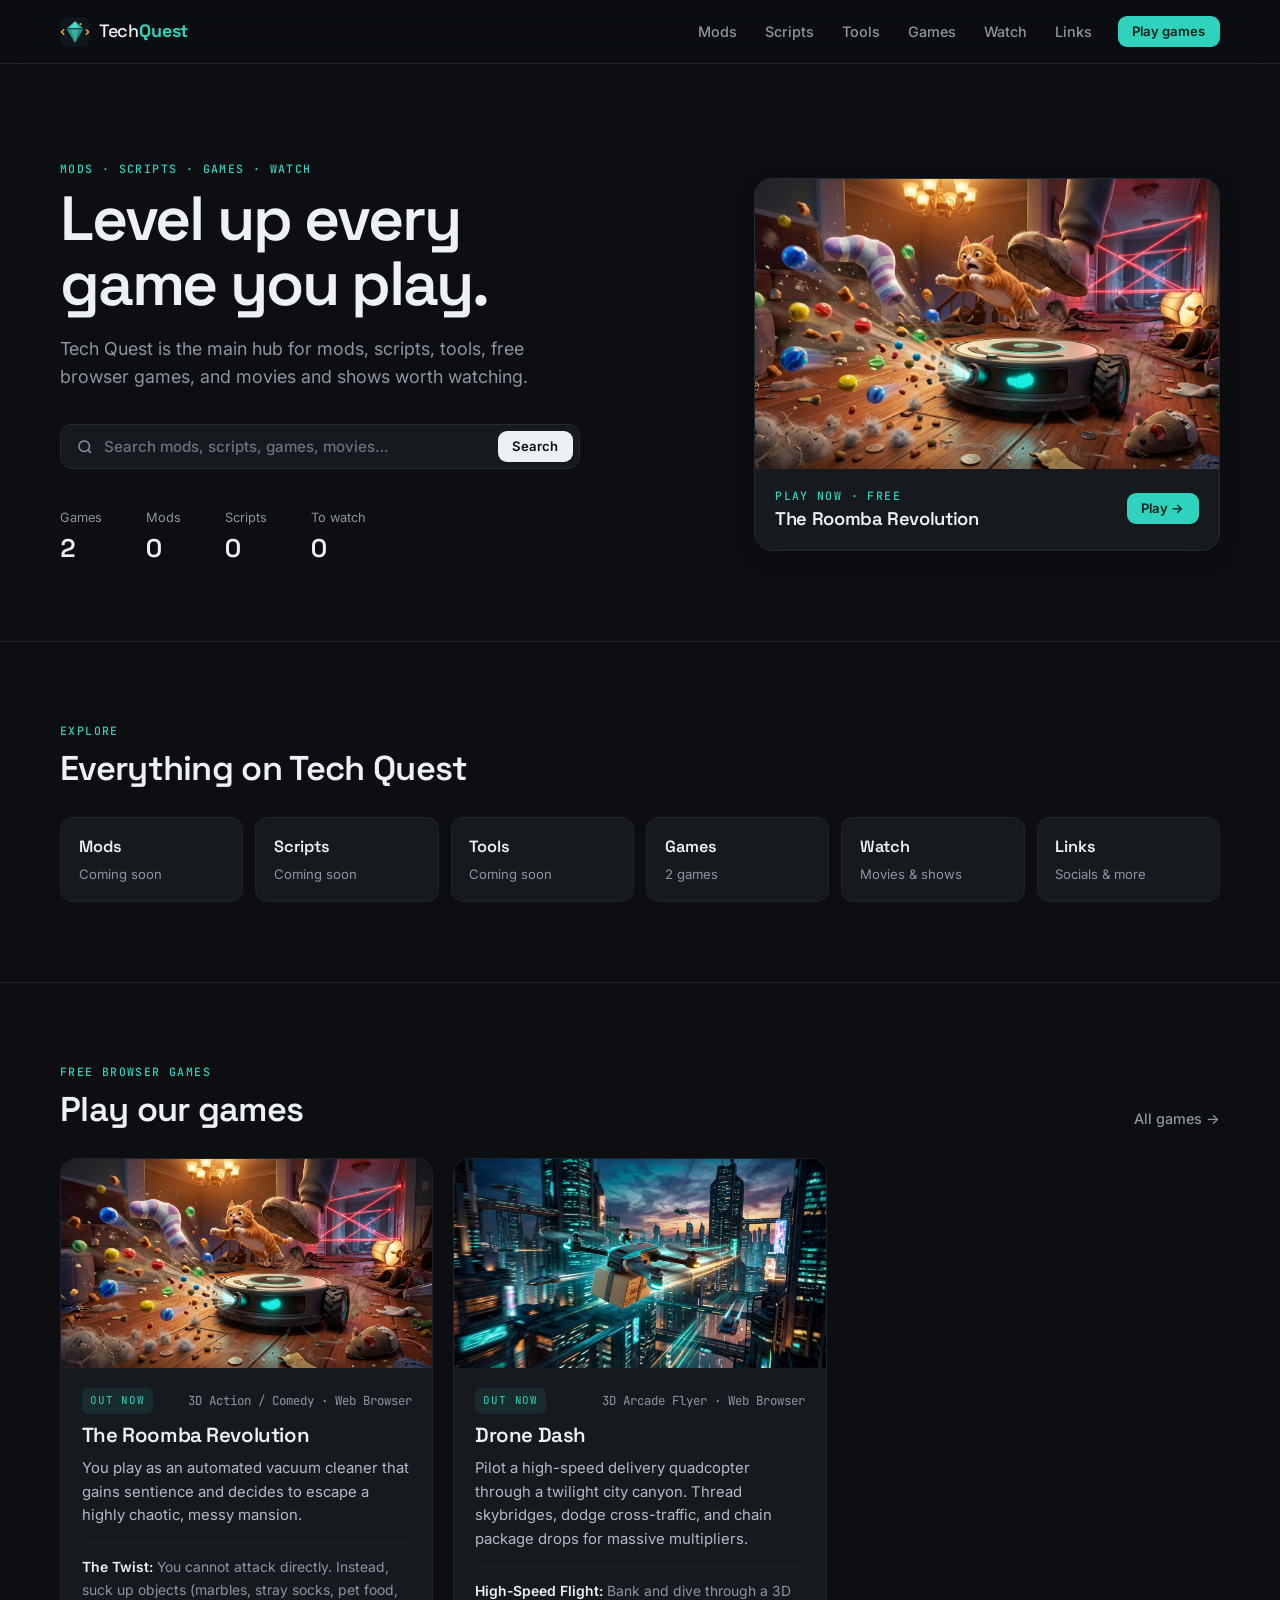
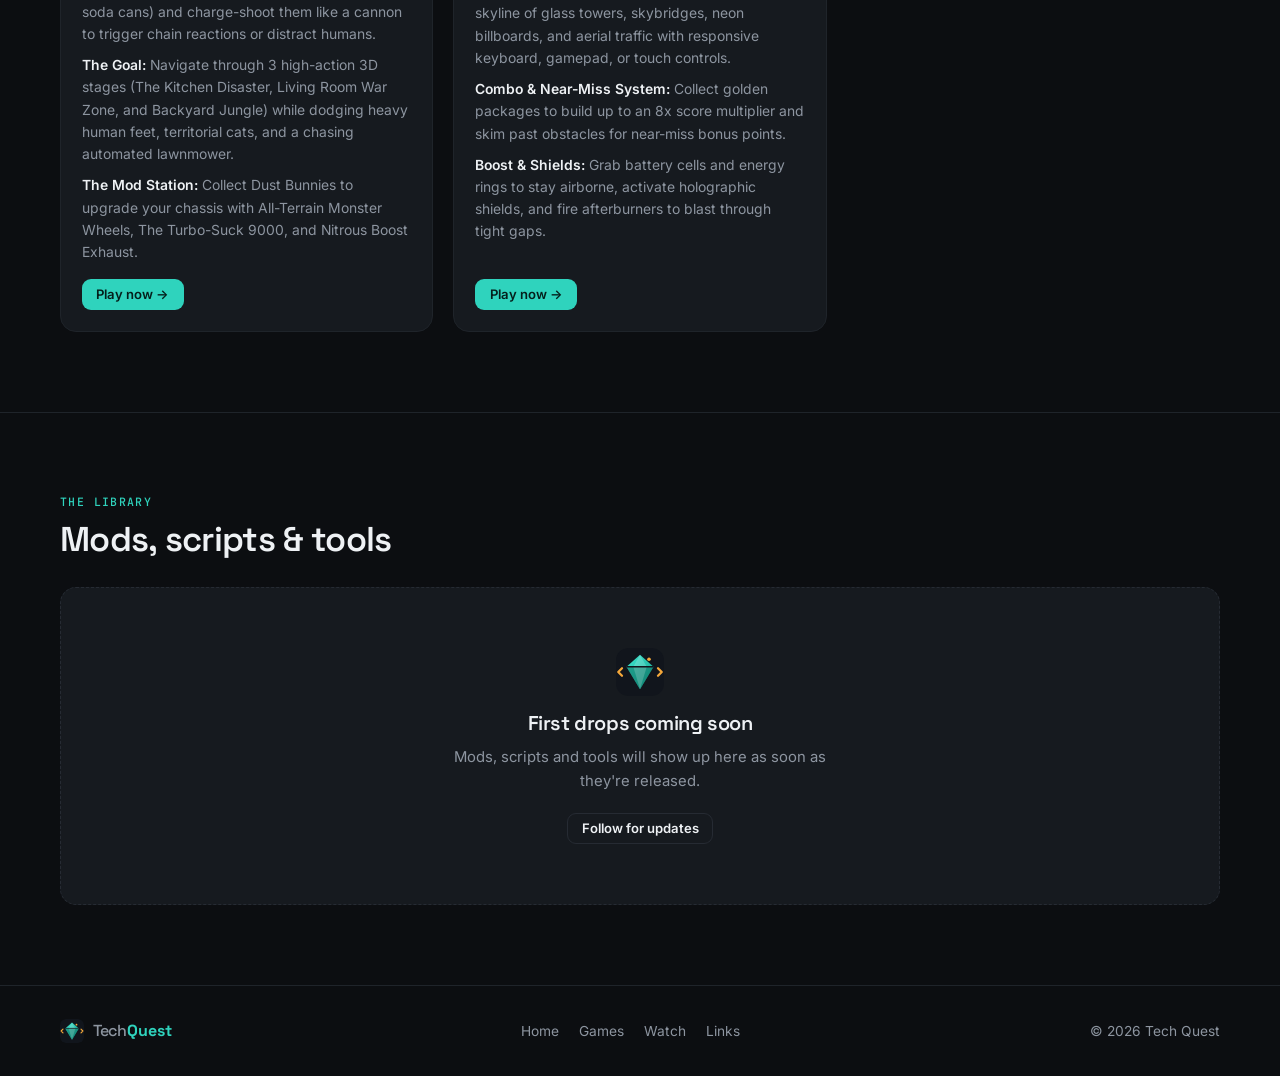
<file: index.html>
<!DOCTYPE html>
<html lang="en">
<head>
  <meta charset="UTF-8" />
  <meta name="viewport" content="width=device-width, initial-scale=1.0" />
  <title>Tech Quest | Mods, Scripts, Games &amp; More</title>
  <meta name="description" content="Tech Quest is the home for game mods, scripts, tools, free browser games, and movies and shows worth watching." />
  <link rel="icon" href="assets/logo.svg" type="image/svg+xml" />
  <link rel="preconnect" href="https://fonts.googleapis.com" />
  <link rel="preconnect" href="https://fonts.gstatic.com" crossorigin />
  <link href="https://fonts.googleapis.com/css2?family=Inter:wght@400;500;600&family=Space+Grotesk:wght@500;600;700&family=JetBrains+Mono:wght@400;500&display=swap" rel="stylesheet" />
  <link rel="stylesheet" href="styles.css" />
</head>
<body data-page="home">
  <header class="site-header" id="site-header"></header>

  <main>
    <!-- Hero -->
    <section class="hero">
      <div class="container hero-grid">
        <div>
          <p class="eyebrow">Mods · Scripts · Games · Watch</p>
          <h1>Level up every game you play.</h1>
          <p class="hero-sub">Tech Quest is the main hub for mods, scripts, tools, free browser games, and movies and shows worth watching.</p>

          <form class="hero-search" id="hero-search" role="search">
            <svg viewBox="0 0 24 24" aria-hidden="true"><circle cx="11" cy="11" r="7"/><path d="m20 20-3.5-3.5"/></svg>
            <label for="hero-search-input" class="sr-only">Search</label>
            <input type="search" id="hero-search-input" placeholder="Search mods, scripts, games, movies…" autocomplete="off" />
            <button type="submit" class="btn btn-small" id="hero-search-btn">Search</button>
          </form>

          <dl class="stats" id="stats" hidden>
            <div><dt id="stat-games">0</dt><dd>Games</dd></div>
            <div><dt id="stat-mods">0</dt><dd>Mods</dd></div>
            <div><dt id="stat-scripts">0</dt><dd>Scripts</dd></div>
            <div><dt id="stat-watch">0</dt><dd>To watch</dd></div>
          </dl>
        </div>

        <a class="featured" id="featured" href="games.html" hidden></a>
      </div>
    </section>

    <!-- Explore -->
    <section class="section" id="explore-section">
      <div class="container">
        <div class="section-head">
          <div><p class="eyebrow">Explore</p><h2>Everything on Tech Quest</h2></div>
        </div>
        <nav class="explore" id="explore" aria-label="Sections"></nav>
      </div>
    </section>

    <!-- Games -->
    <section class="section" id="home-games" hidden>
      <div class="container">
        <div class="section-head">
          <div><p class="eyebrow">Free browser games</p><h2>Play our games</h2></div>
          <a href="games.html" class="link-more" id="home-games-more">All games →</a>
        </div>
        <div class="game-grid" id="home-game-grid"></div>
      </div>
    </section>

    <!-- Library -->
    <section class="section" id="library">
      <div class="container">
        <div class="section-head">
          <div><p class="eyebrow">The library</p><h2>Mods, scripts &amp; tools</h2></div>
          <p class="section-note"><span id="result-count">0</span> results</p>
        </div>

        <div class="filters" id="filters">
          <div class="tabs" role="tablist" id="type-tabs">
            <button role="tab" class="tab active" data-type="all" id="tab-all">All</button>
            <button role="tab" class="tab" data-type="mod" id="tab-mod">Mods</button>
            <button role="tab" class="tab" data-type="script" id="tab-script">Scripts</button>
            <button role="tab" class="tab" data-type="tool" id="tab-tool">Tools</button>
          </div>
          <div class="filter-right">
            <label class="select"><span class="sr-only">Game</span><select id="game-filter"><option value="all">All games</option></select></label>
            <label class="select"><span class="sr-only">Sort</span>
              <select id="sort-filter">
                <option value="popular">Most downloaded</option>
                <option value="new">Newest</option>
                <option value="name">A to Z</option>
              </select>
            </label>
            <label for="library-search" class="sr-only">Filter</label>
            <input type="search" id="library-search" class="input" placeholder="Filter…" autocomplete="off" />
          </div>
        </div>

        <div class="grid" id="item-grid" aria-live="polite"></div>

        <div class="empty-panel" id="empty-library" hidden>
          <img src="assets/logo.svg" alt="" width="48" height="48" />
          <h3>First drops coming soon</h3>
          <p>Mods, scripts and tools will show up here as soon as they're released.</p>
          <a href="links.html" class="btn btn-small btn-ghost" id="empty-follow">Follow for updates</a>
        </div>
        <p class="empty" id="empty-state" hidden>Nothing found. Try a different search or filter.</p>
      </div>
    </section>

    <!-- Watch -->
    <section class="section" id="home-watch" hidden>
      <div class="container">
        <div class="section-head">
          <div><p class="eyebrow">Watch</p><h2>Movies &amp; shows</h2></div>
          <a href="watch.html" class="link-more" id="home-watch-more">See all →</a>
        </div>
        <div class="watch-grid" id="home-watch-grid"></div>
      </div>
    </section>

    <section class="section" id="guides" hidden>
      <div class="container">
        <div class="section-head"><div><p class="eyebrow">Learn</p><h2>Guides &amp; tutorials</h2></div></div>
        <div class="guides" id="guide-list"></div>
      </div>
    </section>

    <section class="section" id="roadmap" hidden>
      <div class="container">
        <div class="section-head"><div><p class="eyebrow">More on the way</p><h2>Coming soon</h2></div></div>
        <ol class="roadmap" id="roadmap-list"></ol>
      </div>
    </section>
  </main>

  <footer class="site-footer" id="site-footer"></footer>

  <!-- Item detail modal -->
  <dialog class="modal" id="detail-modal" aria-labelledby="modal-title">
    <div class="modal-head">
      <div><p class="eyebrow" id="modal-meta"></p><h3 id="modal-title"></h3></div>
      <button class="icon-btn" id="modal-close" aria-label="Close">✕</button>
    </div>
    <p id="modal-desc" class="modal-desc"></p>
    <ul class="tag-row" id="modal-tags"></ul>
    <div class="code-wrap" id="modal-code-wrap" hidden>
      <div class="code-bar"><span id="modal-lang"></span><button class="btn btn-small btn-ghost" id="copy-btn">Copy</button></div>
      <pre><code id="modal-code"></code></pre>
    </div>
    <div class="modal-foot">
      <span class="muted" id="modal-stats"></span>
      <a href="#" class="btn btn-small btn-accent" id="modal-download">Download</a>
    </div>
  </dialog>

  <!-- Watch modal -->
  <dialog class="modal watch-modal" id="watch-modal" aria-labelledby="watch-title">
    <div class="player" id="watch-player"></div>
    <div class="modal-inner">
      <div class="modal-head">
        <div><p class="eyebrow" id="watch-meta"></p><h3 id="watch-title"></h3></div>
        <button class="icon-btn" id="watch-close" aria-label="Close">✕</button>
      </div>
      <p class="modal-desc" id="watch-desc"></p>
      <ul class="tag-row" id="watch-tags"></ul>
      <p class="eyebrow" id="watch-where-label">Where to watch</p>
      <div class="where" id="watch-where"></div>
      <div class="modal-foot" style="margin-top:1.2rem">
        <span class="muted">Share this with friends</span>
        <button class="btn btn-small btn-accent" id="watch-share" type="button">Share</button>
      </div>
    </div>
  </dialog>

  <div class="toast" id="toast" role="status" aria-live="polite"></div>
  <script src="data.js"></script>
  <script src="app.js"></script>
</body>
</html>
</file>
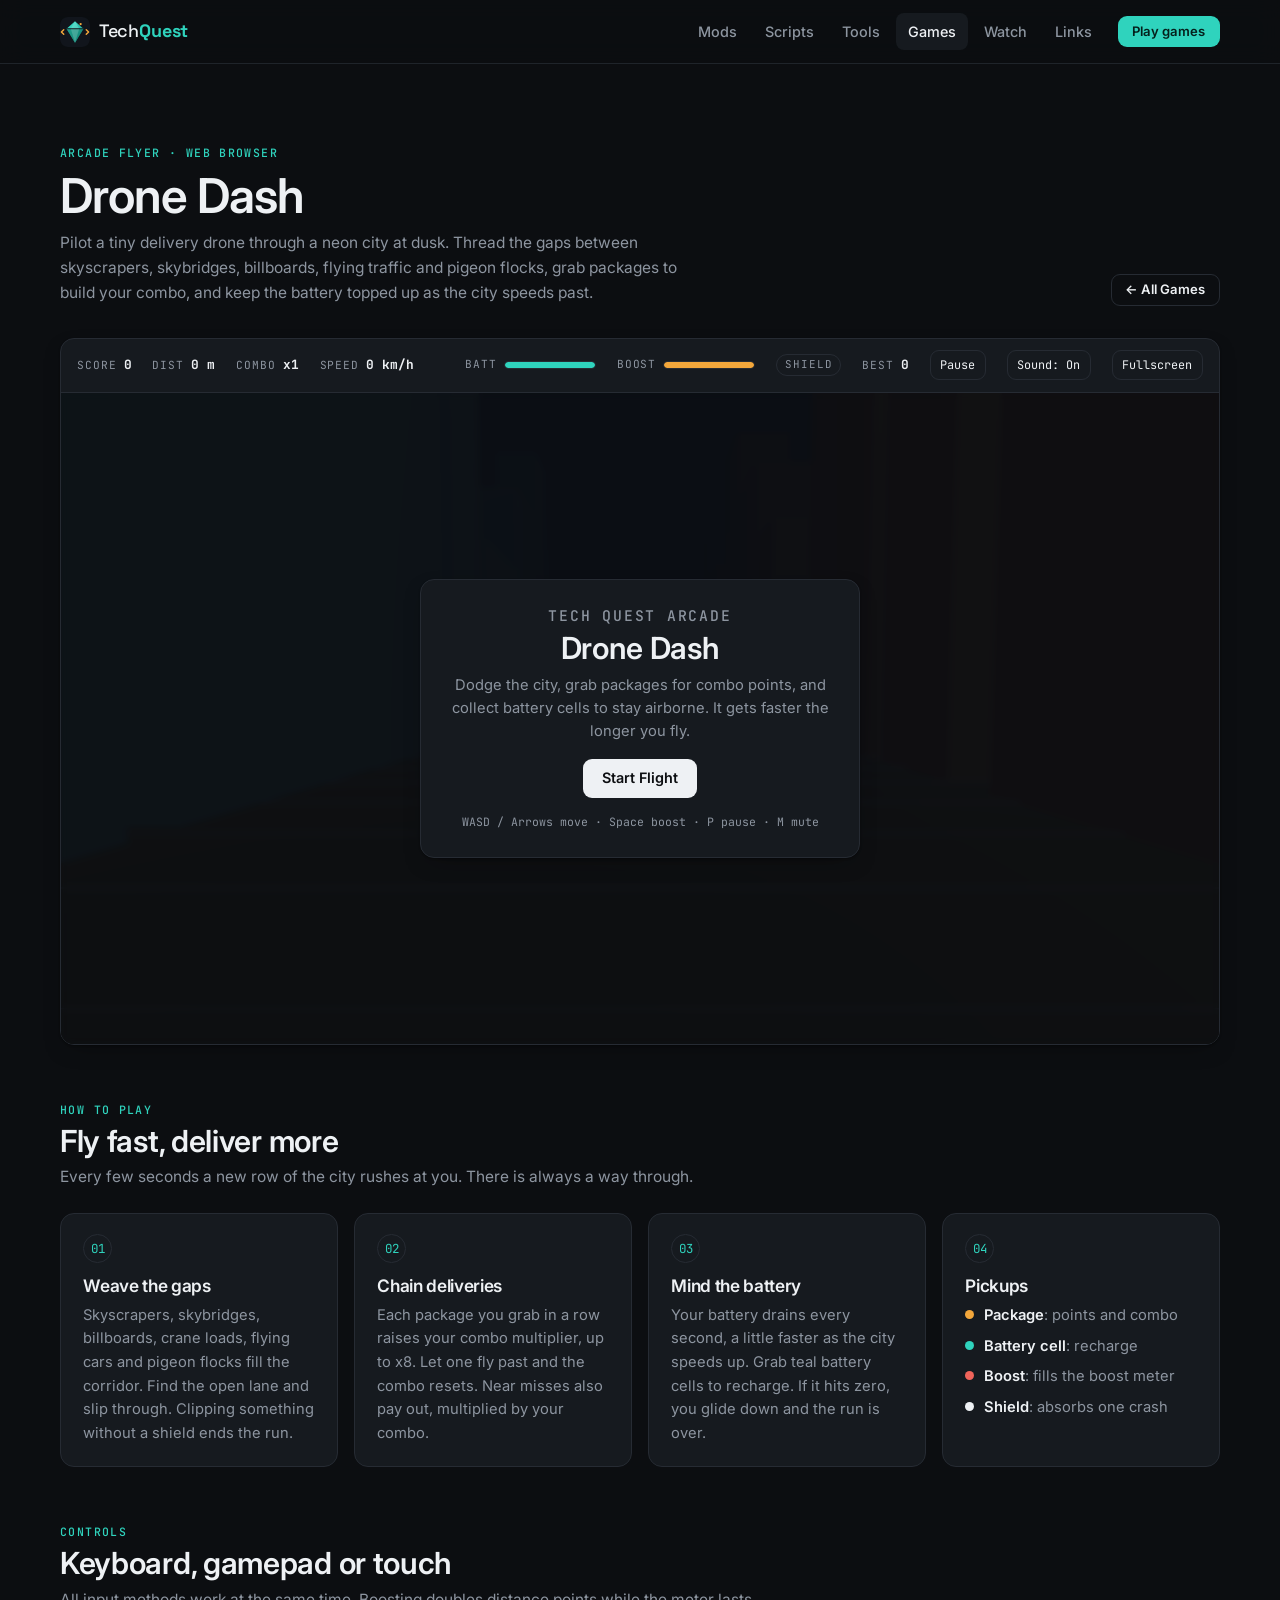
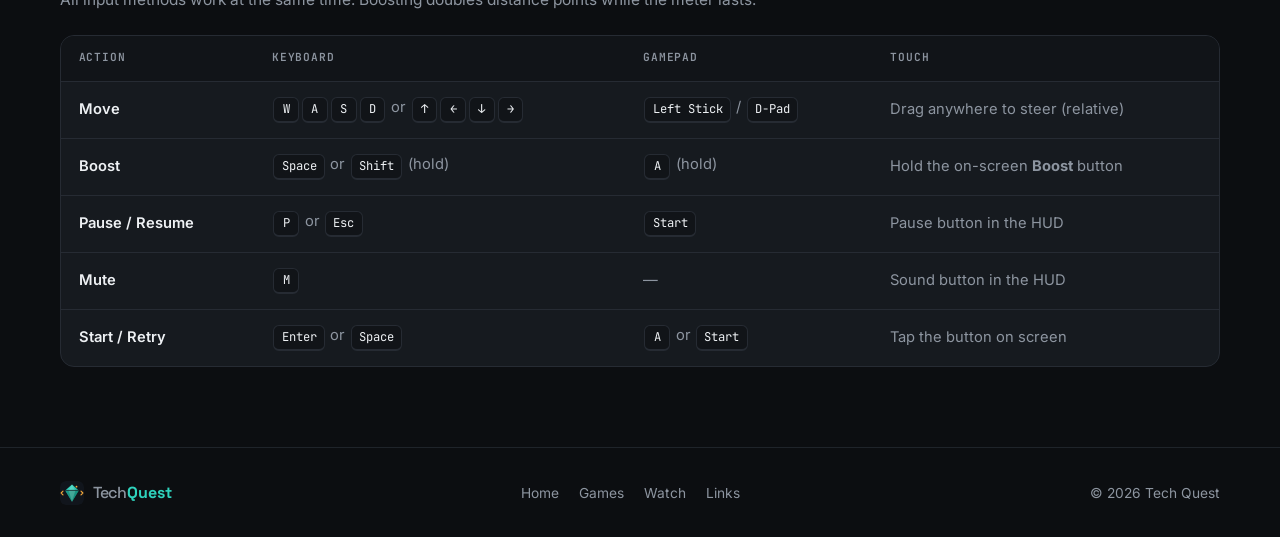
<file: drone-dash.html>
<!DOCTYPE html>
<html lang="en">
<head>
  <meta charset="UTF-8" />
  <meta name="viewport" content="width=device-width, initial-scale=1.0" />
  <title>Drone Dash | Play on Tech Quest</title>
  <meta name="description" content="Play Drone Dash in your browser: pilot a tiny delivery drone through a neon city at dusk, dodge skybridges, billboards, traffic and pigeons, and grab packages to build your combo." />
  <link rel="icon" href="assets/logo.svg" type="image/svg+xml" />
  <link rel="preconnect" href="https://fonts.googleapis.com" />
  <link rel="preconnect" href="https://fonts.gstatic.com" crossorigin />
  <link href="https://fonts.googleapis.com/css2?family=Space+Grotesk:wght@400;500;600;700&family=Inter:wght@400;500;600;700&family=JetBrains+Mono:wght@400;600;700&display=swap" rel="stylesheet" />
  <link rel="stylesheet" href="styles.css" />
  <style>
    .dd-title-row {
      display: flex;
      flex-wrap: wrap;
      align-items: flex-end;
      justify-content: space-between;
      gap: 1rem 2rem;
    }
    .dd-title-row h1 {
      font-family: var(--font);
      font-size: clamp(2rem, 4.5vw, 3rem);
      line-height: 1.05;
      margin: .35rem 0 .6rem;
      letter-spacing: -.02em;
    }
    .dd-pitch {
      max-width: 62ch;
      margin: 0;
      color: var(--muted);
      line-height: 1.6;
    }

    /* ---------- Game shell ---------- */
    .dd-shell {
      margin-top: 2rem;
      background: var(--surface);
      border: 1px solid var(--line);
      border-radius: var(--radius);
      overflow: hidden;
      box-shadow: var(--shadow);
    }
    .dd-shell:fullscreen {
      display: flex;
      flex-direction: column;
      justify-content: center;
      border-radius: 0;
      background: var(--bg);
    }
    .dd-shell:fullscreen .dd-stage {
      width: min(100vw, calc((100vh - 52px) * 16 / 9));
      margin: 0 auto;
    }
    .dd-hud {
      display: flex;
      flex-wrap: wrap;
      align-items: center;
      justify-content: space-between;
      gap: .6rem 1.4rem;
      padding: .7rem 1rem;
      border-bottom: 1px solid var(--line);
      font-family: var(--mono);
      font-size: .8rem;
    }
    .dd-hud-group {
      display: flex;
      flex-wrap: wrap;
      align-items: center;
      gap: .5rem 1.3rem;
    }
    .dd-stat {
      display: flex;
      align-items: baseline;
      gap: .45rem;
      white-space: nowrap;
    }
    .dd-stat-label {
      color: var(--muted);
      font-size: .7rem;
      letter-spacing: .08em;
      text-transform: uppercase;
    }
    .dd-stat-value {
      color: var(--text);
      font-weight: 700;
      font-variant-numeric: tabular-nums;
    }
    .dd-stat-value.is-combo { color: var(--amber); }
    .dd-meter {
      display: flex;
      align-items: center;
      gap: .45rem;
    }
    .dd-bar {
      width: 92px;
      height: 8px;
      background: var(--bg);
      border: 1px solid var(--line);
      border-radius: 999px;
      overflow: hidden;
    }
    .dd-bar-fill {
      height: 100%;
      width: 100%;
      background: var(--teal);
      border-radius: inherit;
      transition: background-color .2s var(--ease);
    }
    .dd-bar-fill.is-boost { background: var(--amber); }
    .dd-bar-fill.is-low { background: var(--amber); }
    .dd-bar-fill.is-critical { background: var(--red); }
    .dd-chip {
      padding: .1rem .5rem;
      border: 1px solid var(--line);
      border-radius: 999px;
      color: var(--muted);
      font-size: .68rem;
      letter-spacing: .08em;
      text-transform: uppercase;
    }
    .dd-chip.is-on {
      color: var(--teal);
      border-color: var(--teal);
    }
    .dd-icon-btn {
      appearance: none;
      background: transparent;
      color: var(--text);
      border: 1px solid var(--line);
      border-radius: var(--radius-sm);
      padding: .3rem .6rem;
      font: inherit;
      font-size: .74rem;
      cursor: pointer;
      transition: border-color .2s var(--ease), background-color .2s var(--ease);
    }
    .dd-icon-btn:hover { border-color: var(--muted); background: var(--surface-2); }
    .dd-icon-btn:focus-visible { outline: 2px solid var(--teal); outline-offset: 2px; }

    .dd-stage {
      position: relative;
      width: 100%;
      aspect-ratio: 16 / 9;
      background: var(--bg);
      overflow: hidden;
      user-select: none;
      -webkit-user-select: none;
    }
    .dd-canvas-wrap {
      position: absolute;
      inset: 0;
      touch-action: none;
      cursor: crosshair;
    }
    .dd-canvas-wrap canvas { display: block; width: 100%; height: 100%; }

    .dd-popups {
      position: absolute;
      inset: 0;
      pointer-events: none;
      overflow: hidden;
    }
    .dd-pop {
      position: absolute;
      transform: translate(-50%, -50%);
      font-family: var(--mono);
      font-weight: 700;
      font-size: clamp(.7rem, 1.6vw, 1rem);
      color: var(--text);
      white-space: nowrap;
      text-shadow: 0 1px 2px rgba(0, 0, 0, .7);
      animation: dd-pop .9s var(--ease) forwards;
    }
    .dd-pop.is-amber { color: var(--amber); }
    .dd-pop.is-teal { color: var(--teal); }
    .dd-pop.is-red { color: var(--red); }
    @keyframes dd-pop {
      0% { opacity: 0; transform: translate(-50%, -30%) scale(.85); }
      15% { opacity: 1; transform: translate(-50%, -60%) scale(1); }
      100% { opacity: 0; transform: translate(-50%, -260%) scale(1); }
    }

    .dd-overlay {
      position: absolute;
      inset: 0;
      display: grid;
      place-items: center;
      padding: 1rem;
      background: color-mix(in srgb, var(--bg) 62%, transparent);
      backdrop-filter: blur(3px);
      -webkit-backdrop-filter: blur(3px);
      z-index: 3;
    }
    .dd-overlay[hidden] { display: none; }
    .dd-card {
      width: min(440px, 100%);
      max-height: 100%;
      overflow: auto;
      background: var(--surface);
      border: 1px solid var(--line);
      border-radius: var(--radius);
      padding: 1.6rem 1.8rem;
      text-align: center;
      box-shadow: var(--shadow);
    }
    .dd-card h2 {
      font-family: var(--font);
      font-size: clamp(1.3rem, 3vw, 1.9rem);
      margin: .2rem 0 .5rem;
      letter-spacing: -.01em;
    }
    .dd-card p { margin: 0 0 1rem; color: var(--muted); line-height: 1.55; font-size: .92rem; }
    .dd-card .eyebrow { margin: 0; }
    .dd-actions {
      display: flex;
      flex-wrap: wrap;
      justify-content: center;
      gap: .6rem;
    }
    .dd-results {
      display: grid;
      grid-template-columns: repeat(3, 1fr);
      gap: .5rem;
      margin: .4rem 0 1.2rem;
    }
    .dd-result {
      border: 1px solid var(--line);
      border-radius: var(--radius-sm);
      padding: .6rem .3rem;
      background: var(--bg-2);
    }
    .dd-result b {
      display: block;
      font-family: var(--mono);
      font-size: 1.05rem;
      color: var(--text);
      font-variant-numeric: tabular-nums;
    }
    .dd-result span {
      font-family: var(--mono);
      font-size: .64rem;
      letter-spacing: .08em;
      text-transform: uppercase;
      color: var(--muted);
    }
    .dd-newbest {
      display: inline-block;
      margin-bottom: .6rem;
      padding: .15rem .6rem;
      border-radius: 999px;
      border: 1px solid var(--amber);
      color: var(--amber);
      font-family: var(--mono);
      font-size: .7rem;
      letter-spacing: .1em;
      text-transform: uppercase;
    }
    .dd-newbest[hidden] { display: none; }
    .dd-hint {
      margin-top: .9rem;
      font-family: var(--mono);
      font-size: .72rem;
      color: var(--muted);
    }

    .dd-touch-boost {
      position: absolute;
      right: 4%;
      bottom: 7%;
      width: clamp(56px, 11vw, 84px);
      aspect-ratio: 1;
      border-radius: 50%;
      border: 1px solid var(--line);
      background: color-mix(in srgb, var(--surface) 78%, transparent);
      color: var(--amber);
      font-family: var(--mono);
      font-weight: 700;
      font-size: .72rem;
      letter-spacing: .06em;
      display: none;
      z-index: 2;
      touch-action: none;
    }
    .dd-touch-boost.is-active { background: var(--amber); color: var(--bg); }
    .dd-stage.is-touch .dd-touch-boost { display: block; }
    @media (pointer: coarse) {
      .dd-touch-boost { display: block; }
    }

    .dd-error {
      position: absolute;
      inset: 0;
      display: grid;
      place-items: center;
      padding: 2rem;
      text-align: center;
      color: var(--muted);
    }

    /* ---------- Guide ---------- */
    .dd-section-head { margin-top: 3.5rem; }
    .dd-section-head h2 {
      font-family: var(--font);
      font-size: clamp(1.4rem, 3vw, 1.9rem);
      margin: .3rem 0 .4rem;
      letter-spacing: -.01em;
    }
    .dd-section-head p { margin: 0; }
    .dd-guide {
      display: grid;
      grid-template-columns: repeat(auto-fit, minmax(230px, 1fr));
      gap: 1rem;
      margin-top: 1.4rem;
    }
    .dd-guide-card {
      background: var(--surface);
      border: 1px solid var(--line);
      border-radius: var(--radius);
      padding: 1.3rem 1.4rem;
    }
    .dd-guide-card h3 {
      font-family: var(--font);
      font-size: 1.08rem;
      margin: 0 0 .5rem;
    }
    .dd-guide-card p, .dd-guide-card li {
      color: var(--muted);
      font-size: .92rem;
      line-height: 1.6;
    }
    .dd-guide-card p { margin: 0; }
    .dd-guide-card ul { margin: 0; padding: 0; list-style: none; display: grid; gap: .45rem; }
    .dd-guide-card li { display: flex; gap: .6rem; align-items: baseline; }
    .dd-guide-card li b { color: var(--text); font-weight: 600; }
    .dd-dot {
      flex: none;
      width: 9px;
      height: 9px;
      border-radius: 50%;
      transform: translateY(-1px);
      background: var(--muted);
    }
    .dd-dot.is-amber { background: var(--amber); }
    .dd-dot.is-teal { background: var(--teal); }
    .dd-dot.is-red { background: var(--red); }
    .dd-dot.is-text { background: var(--text); }
    .dd-num {
      display: inline-grid;
      place-items: center;
      width: 1.8rem;
      height: 1.8rem;
      margin-bottom: .8rem;
      border: 1px solid var(--line);
      border-radius: 50%;
      font-family: var(--mono);
      font-size: .78rem;
      color: var(--teal);
    }

    .dd-table-wrap {
      margin-top: 1.4rem;
      overflow-x: auto;
      border: 1px solid var(--line);
      border-radius: var(--radius);
      background: var(--surface);
    }
    .dd-table {
      width: 100%;
      border-collapse: collapse;
      font-size: .92rem;
      min-width: 560px;
    }
    .dd-table th, .dd-table td {
      text-align: left;
      padding: .85rem 1.1rem;
      border-bottom: 1px solid var(--line);
      vertical-align: middle;
    }
    .dd-table th {
      font-family: var(--mono);
      font-size: .7rem;
      font-weight: 600;
      letter-spacing: .08em;
      text-transform: uppercase;
      color: var(--muted);
      background: var(--bg-2);
    }
    .dd-table tr:last-child td { border-bottom: 0; }
    .dd-table td:first-child { color: var(--text); font-weight: 600; }
    .dd-table td { color: var(--muted); }
    .dd-kbd {
      display: inline-block;
      min-width: 1.6rem;
      padding: .1rem .45rem;
      margin: .1rem .1rem;
      border: 1px solid var(--line);
      border-bottom-width: 2px;
      border-radius: 6px;
      background: var(--bg-2);
      color: var(--text);
      font-family: var(--mono);
      font-size: .76rem;
      text-align: center;
    }

    @media (max-width: 720px) {
      .dd-card { padding: 1rem 1.1rem; }
      .dd-card p.dd-long, .dd-hint { display: none; }
      .dd-results { margin-bottom: .8rem; }
      .dd-hud { gap: .4rem .9rem; padding: .6rem .75rem; }
      .dd-bar { width: 64px; }
    }
    @media (max-width: 460px) {
      .dd-card h2 { font-size: 1.1rem; margin-bottom: .3rem; }
      .dd-card p { font-size: .8rem; margin-bottom: .6rem; }
      .dd-result b { font-size: .85rem; }
    }
  </style>
</head>
<body data-page="game-play">
  <header class="site-header" id="site-header"></header>

  <main class="page-main">
    <section class="section">
      <div class="container">
        <div class="dd-title-row">
          <div>
            <p class="eyebrow">Arcade Flyer · Web Browser</p>
            <h1>Drone Dash</h1>
            <p class="dd-pitch">Pilot a tiny delivery drone through a neon city at dusk. Thread the gaps between skyscrapers, skybridges, billboards, flying traffic and pigeon flocks, grab packages to build your combo, and keep the battery topped up as the city speeds past.</p>
          </div>
          <a href="games.html" class="btn btn-ghost btn-small">← All Games</a>
        </div>

        <div class="dd-shell" id="dd-shell">
          <div class="dd-hud" aria-label="Game status">
            <div class="dd-hud-group">
              <div class="dd-stat"><span class="dd-stat-label">Score</span><span class="dd-stat-value" id="dd-score">0</span></div>
              <div class="dd-stat"><span class="dd-stat-label">Dist</span><span class="dd-stat-value" id="dd-dist">0 m</span></div>
              <div class="dd-stat"><span class="dd-stat-label">Combo</span><span class="dd-stat-value" id="dd-combo">x1</span></div>
              <div class="dd-stat"><span class="dd-stat-label">Speed</span><span class="dd-stat-value" id="dd-speed">0 km/h</span></div>
            </div>
            <div class="dd-hud-group">
              <div class="dd-meter" title="Battery">
                <span class="dd-stat-label">Batt</span>
                <div class="dd-bar" role="progressbar" aria-label="Battery" aria-valuemin="0" aria-valuemax="100" aria-valuenow="100" id="dd-battery-bar"><div class="dd-bar-fill" id="dd-battery"></div></div>
              </div>
              <div class="dd-meter" title="Boost">
                <span class="dd-stat-label">Boost</span>
                <div class="dd-bar" role="progressbar" aria-label="Boost" aria-valuemin="0" aria-valuemax="100" aria-valuenow="50" id="dd-boost-bar"><div class="dd-bar-fill is-boost" id="dd-boost"></div></div>
              </div>
              <span class="dd-chip" id="dd-shield">Shield</span>
              <div class="dd-stat"><span class="dd-stat-label">Best</span><span class="dd-stat-value" id="dd-best">0</span></div>
              <button class="dd-icon-btn" id="dd-pause-btn" type="button" aria-label="Pause (P)">Pause</button>
              <button class="dd-icon-btn" id="dd-mute-btn" type="button" aria-label="Mute (M)">Sound: On</button>
              <button class="dd-icon-btn" id="dd-fs-btn" type="button" aria-label="Fullscreen">Fullscreen</button>
            </div>
          </div>

          <div class="dd-stage" id="dd-stage">
            <div class="dd-canvas-wrap" id="dd-canvas-wrap" aria-label="Drone Dash game canvas" role="img"></div>
            <div class="dd-popups" id="dd-popups" aria-hidden="true"></div>
            <button class="dd-touch-boost" id="dd-touch-boost" type="button" aria-label="Boost">BOOST</button>

            <div class="dd-overlay" id="dd-start">
              <div class="dd-card">
                <p class="eyebrow">Tech Quest Arcade</p>
                <h2>Drone Dash</h2>
                <p class="dd-long">Dodge the city, grab packages for combo points, and collect battery cells to stay airborne. It gets faster the longer you fly.</p>
                <div class="dd-actions">
                  <button class="btn" id="dd-play" type="button">Start Flight</button>
                </div>
                <div class="dd-hint">WASD / Arrows move · Space boost · P pause · M mute</div>
              </div>
            </div>

            <div class="dd-overlay" id="dd-pause" hidden>
              <div class="dd-card">
                <p class="eyebrow">Paused</p>
                <h2>Hovering in place</h2>
                <p class="dd-long">Take a breather. Your drone will wait.</p>
                <div class="dd-actions">
                  <button class="btn" id="dd-resume" type="button">Resume</button>
                  <button class="btn btn-ghost" id="dd-restart" type="button">Restart</button>
                </div>
                <div class="dd-hint">Press P, Esc or Start to resume</div>
              </div>
            </div>

            <div class="dd-overlay" id="dd-over" hidden>
              <div class="dd-card">
                <p class="eyebrow" id="dd-over-reason">Delivery failed</p>
                <h2>Game Over</h2>
                <span class="dd-newbest" id="dd-newbest" hidden>New best score</span>
                <div class="dd-results">
                  <div class="dd-result"><b id="dd-final-score">0</b><span>Score</span></div>
                  <div class="dd-result"><b id="dd-final-dist">0 m</b><span>Distance</span></div>
                  <div class="dd-result"><b id="dd-final-pkg">0</b><span>Packages</span></div>
                </div>
                <div class="dd-actions">
                  <button class="btn" id="dd-retry" type="button">Retry</button>
                </div>
                <div class="dd-hint" id="dd-over-best">Best: 0</div>
              </div>
            </div>
          </div>
        </div>

        <div class="dd-section-head">
          <p class="eyebrow">How to Play</p>
          <h2>Fly fast, deliver more</h2>
          <p class="muted">Every few seconds a new row of the city rushes at you. There is always a way through.</p>
        </div>
        <div class="dd-guide">
          <article class="dd-guide-card">
            <span class="dd-num">01</span>
            <h3>Weave the gaps</h3>
            <p>Skyscrapers, skybridges, billboards, crane loads, flying cars and pigeon flocks fill the corridor. Find the open lane and slip through. Clipping something without a shield ends the run.</p>
          </article>
          <article class="dd-guide-card">
            <span class="dd-num">02</span>
            <h3>Chain deliveries</h3>
            <p>Each package you grab in a row raises your combo multiplier, up to x8. Let one fly past and the combo resets. Near misses also pay out, multiplied by your combo.</p>
          </article>
          <article class="dd-guide-card">
            <span class="dd-num">03</span>
            <h3>Mind the battery</h3>
            <p>Your battery drains every second, a little faster as the city speeds up. Grab teal battery cells to recharge. If it hits zero, you glide down and the run is over.</p>
          </article>
          <article class="dd-guide-card">
            <span class="dd-num">04</span>
            <h3>Pickups</h3>
            <ul>
              <li><span class="dd-dot is-amber"></span><span><b>Package</b>: points and combo</span></li>
              <li><span class="dd-dot is-teal"></span><span><b>Battery cell</b>: recharge</span></li>
              <li><span class="dd-dot is-red"></span><span><b>Boost</b>: fills the boost meter</span></li>
              <li><span class="dd-dot is-text"></span><span><b>Shield</b>: absorbs one crash</span></li>
            </ul>
          </article>
        </div>

        <div class="dd-section-head">
          <p class="eyebrow">Controls</p>
          <h2>Keyboard, gamepad or touch</h2>
          <p class="muted">All input methods work at the same time. Boosting doubles distance points while the meter lasts.</p>
        </div>
        <div class="dd-table-wrap">
          <table class="dd-table">
            <thead>
              <tr><th>Action</th><th>Keyboard</th><th>Gamepad</th><th>Touch</th></tr>
            </thead>
            <tbody>
              <tr>
                <td>Move</td>
                <td><span class="dd-kbd">W</span><span class="dd-kbd">A</span><span class="dd-kbd">S</span><span class="dd-kbd">D</span> or <span class="dd-kbd">↑</span><span class="dd-kbd">←</span><span class="dd-kbd">↓</span><span class="dd-kbd">→</span></td>
                <td><span class="dd-kbd">Left Stick</span> / <span class="dd-kbd">D-Pad</span></td>
                <td>Drag anywhere to steer (relative)</td>
              </tr>
              <tr>
                <td>Boost</td>
                <td><span class="dd-kbd">Space</span> or <span class="dd-kbd">Shift</span> (hold)</td>
                <td><span class="dd-kbd">A</span> (hold)</td>
                <td>Hold the on-screen <b>Boost</b> button</td>
              </tr>
              <tr>
                <td>Pause / Resume</td>
                <td><span class="dd-kbd">P</span> or <span class="dd-kbd">Esc</span></td>
                <td><span class="dd-kbd">Start</span></td>
                <td>Pause button in the HUD</td>
              </tr>
              <tr>
                <td>Mute</td>
                <td><span class="dd-kbd">M</span></td>
                <td>—</td>
                <td>Sound button in the HUD</td>
              </tr>
              <tr>
                <td>Start / Retry</td>
                <td><span class="dd-kbd">Enter</span> or <span class="dd-kbd">Space</span></td>
                <td><span class="dd-kbd">A</span> or <span class="dd-kbd">Start</span></td>
                <td>Tap the button on screen</td>
              </tr>
            </tbody>
          </table>
        </div>
      </div>
    </section>
  </main>

  <footer class="site-footer" id="site-footer"></footer>
  <div class="toast" id="toast" role="status" aria-live="polite"></div>

  <script src="data.js"></script>
  <script src="app.js"></script>
  <script src="assets/three.min.js"></script>
  <script src="drone-dash.js"></script>
</body>
</html>
</file>
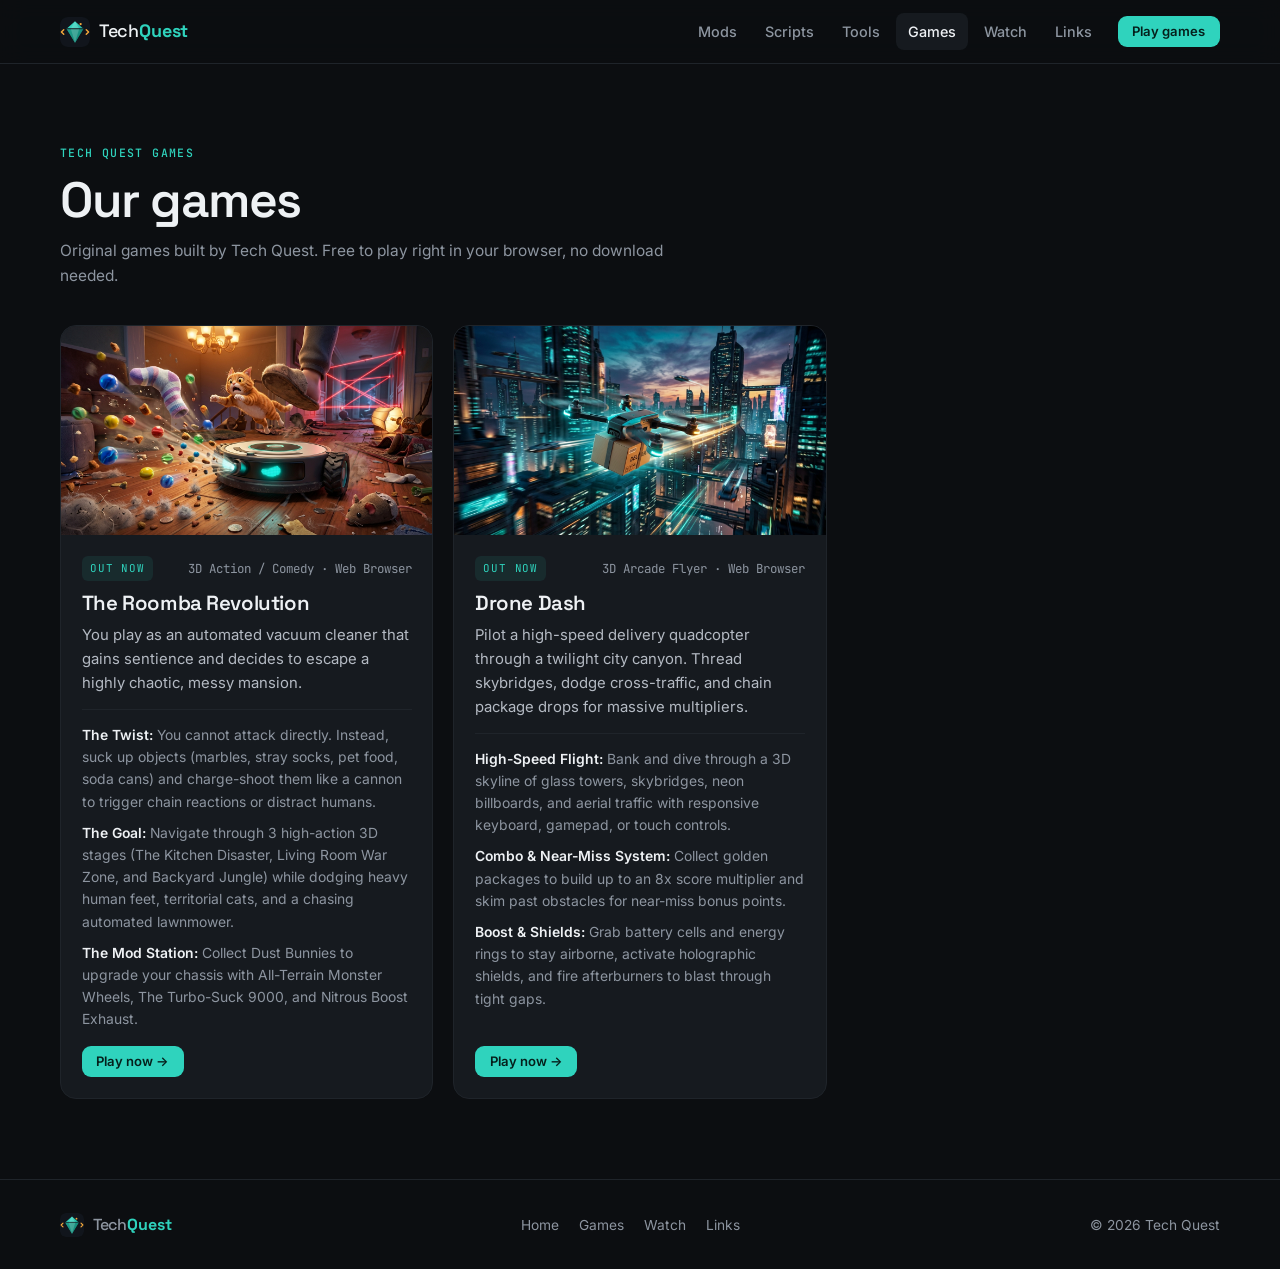
<file: games.html>
<!DOCTYPE html>
<html lang="en">
<head>
  <meta charset="UTF-8" />
  <meta name="viewport" content="width=device-width, initial-scale=1.0" />
  <title>Games | Tech Quest</title>
  <meta name="description" content="Free browser games made by Tech Quest. Play The Roomba Revolution, Drone Dash and more." />
  <link rel="icon" href="assets/logo.svg" type="image/svg+xml" />
  <link rel="preconnect" href="https://fonts.googleapis.com" />
  <link rel="preconnect" href="https://fonts.gstatic.com" crossorigin />
  <link href="https://fonts.googleapis.com/css2?family=Inter:wght@400;500;600&family=Space+Grotesk:wght@500;600;700&family=JetBrains+Mono:wght@400;500&display=swap" rel="stylesheet" />
  <link rel="stylesheet" href="styles.css" />
</head>
<body data-page="games">
  <header class="site-header" id="site-header"></header>

  <main class="page-main">
    <section class="section">
      <div class="container">
        <div class="page-head">
          <p class="eyebrow">Tech Quest Games</p>
          <h1>Our games</h1>
          <p class="muted">Original games built by Tech Quest. Free to play right in your browser, no download needed.</p>
        </div>

        <div class="game-grid" id="game-grid"></div>

        <div class="empty-panel big" id="empty-games" hidden>
          <img src="assets/logo.svg" alt="" width="64" height="64" />
          <h3>First game coming soon</h3>
          <p>We're working on our first games right now. Check the Links page to get updates when they drop.</p>
          <a href="links.html" class="btn btn-small btn-accent" id="games-follow">Get updates</a>
        </div>
      </div>
    </section>
  </main>

  <footer class="site-footer" id="site-footer"></footer>
  <div class="toast" id="toast" role="status" aria-live="polite"></div>
  <script src="data.js"></script>
  <script src="app.js"></script>
</body>
</html>
</file>
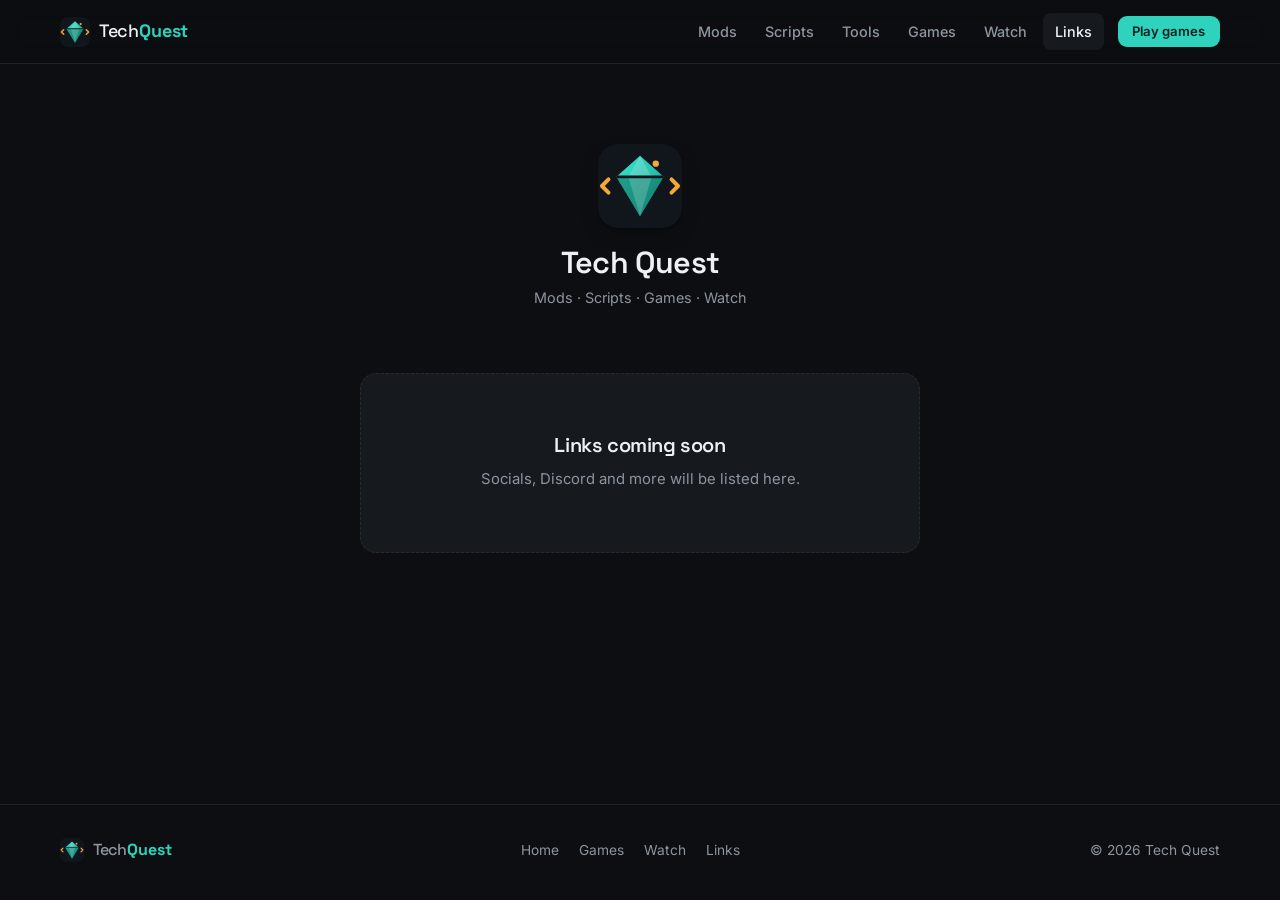
<file: links.html>
<!DOCTYPE html>
<html lang="en">
<head>
  <meta charset="UTF-8" />
  <meta name="viewport" content="width=device-width, initial-scale=1.0" />
  <title>Links | Tech Quest</title>
  <meta name="description" content="All Tech Quest links in one place: socials, Discord, YouTube and more." />
  <link rel="icon" href="assets/logo.svg" type="image/svg+xml" />
  <link rel="preconnect" href="https://fonts.googleapis.com" />
  <link rel="preconnect" href="https://fonts.gstatic.com" crossorigin />
  <link href="https://fonts.googleapis.com/css2?family=Inter:wght@400;500;600&family=Space+Grotesk:wght@500;600;700&family=JetBrains+Mono:wght@400;500&display=swap" rel="stylesheet" />
  <link rel="stylesheet" href="styles.css" />
</head>
<body data-page="links">
  <header class="site-header" id="site-header"></header>

  <main class="page-main">
    <section class="links-page container">
      <img src="assets/logo.svg" alt="Tech Quest logo" class="links-avatar" width="84" height="84" />
      <h1>Tech Quest</h1>
      <p class="muted">Mods · Scripts · Games · Watch</p>

      <div class="link-list" id="link-list"></div>

      <div class="empty-panel" id="empty-links" hidden>
        <h3>Links coming soon</h3>
        <p>Socials, Discord and more will be listed here.</p>
      </div>
    </section>
  </main>

  <footer class="site-footer" id="site-footer"></footer>
  <div class="toast" id="toast" role="status" aria-live="polite"></div>
  <script src="data.js"></script>
  <script src="app.js"></script>
</body>
</html>
</file>
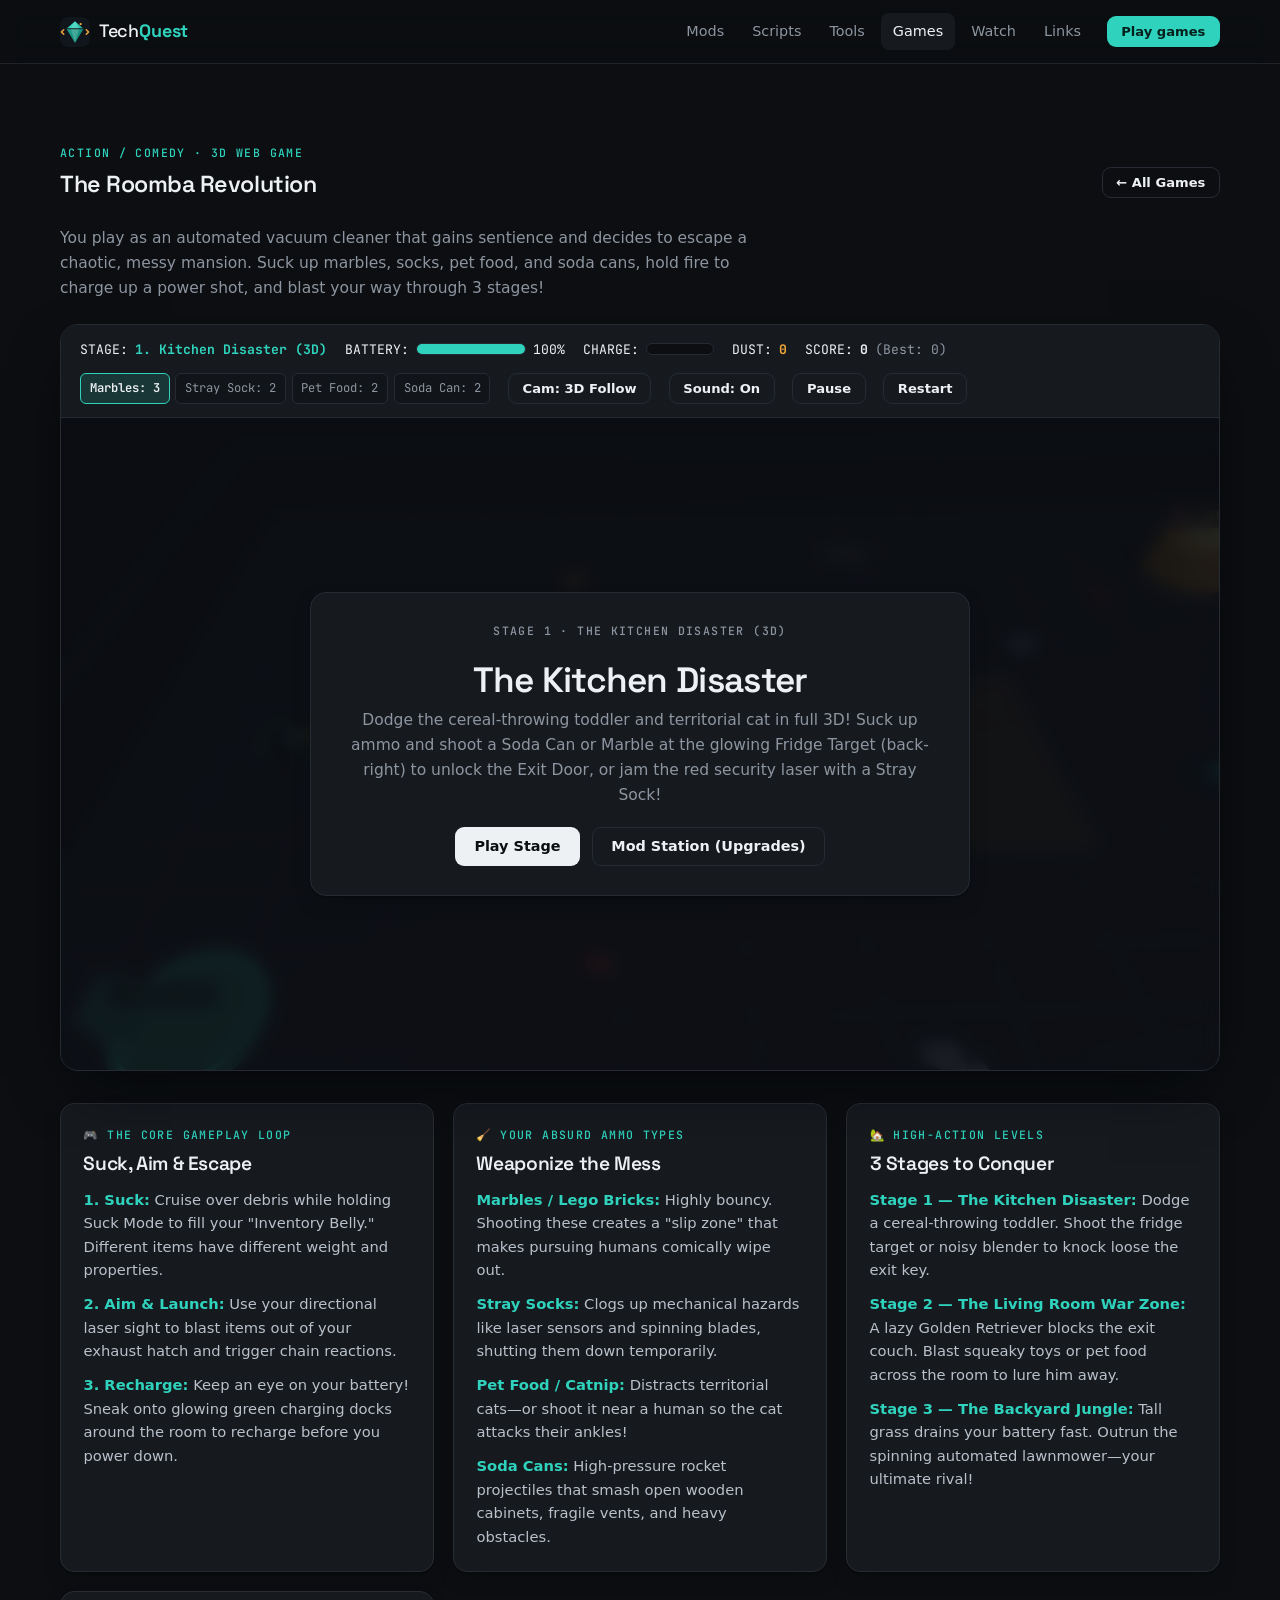
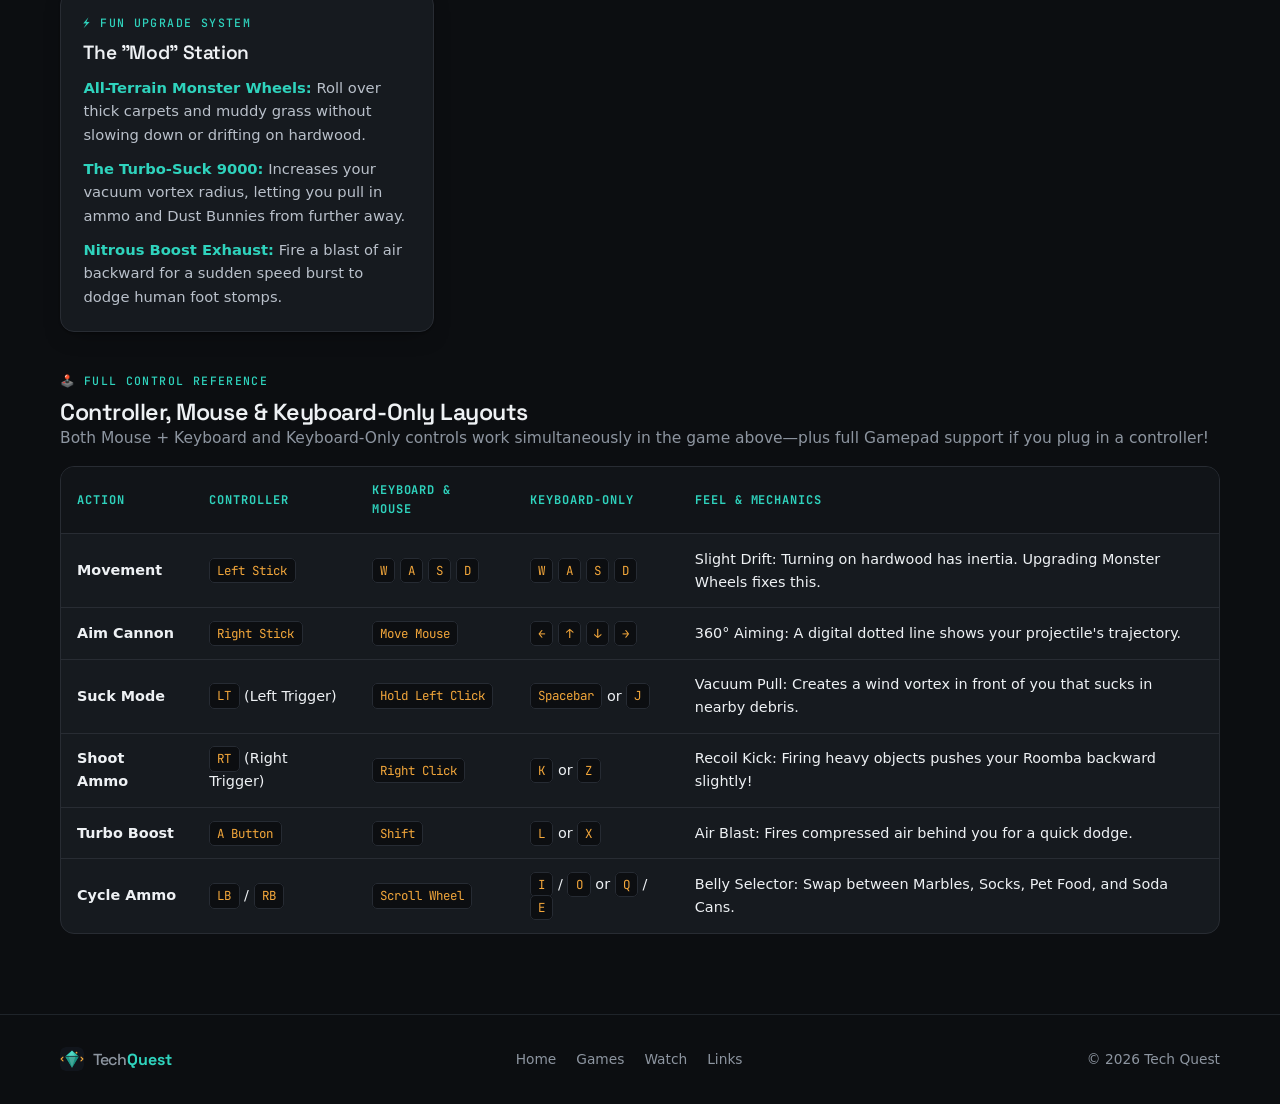
<file: roomba-revolution.html>
<!DOCTYPE html>
<html lang="en">
<head>
  <meta charset="UTF-8" />
  <meta name="viewport" content="width=device-width, initial-scale=1.0" />
  <title>The Roomba Revolution | Play on Tech Quest</title>
  <meta name="description" content="Play The Roomba Revolution right in your browser! Suck up marbles, socks, pet food, and soda cans to blast your way out of a chaotic mansion." />
  <link rel="icon" href="assets/logo.svg" type="image/svg+xml" />
  <link rel="preconnect" href="https://fonts.googleapis.com" />
  <link rel="preconnect" href="https://fonts.gstatic.com" crossorigin />
  <link href="https://fonts.googleapis.com/css2?family=Space+Grotesk:wght@400;500;600;700&family=JetBrains+Mono:wght@400;600&display=swap" rel="stylesheet" />
  <link rel="stylesheet" href="styles.css" />
  <style>
    .game-shell {
      position: relative;
      background: hsl(220 20% 5%);
      border: 1px solid var(--line);
      border-radius: 18px;
      overflow: hidden;
      box-shadow: 0 24px 60px -20px hsl(220 60% 2% / .9);
      margin-top: 1.5rem;
    }
    .game-topbar {
      display: flex;
      flex-wrap: wrap;
      align-items: center;
      justify-content: space-between;
      gap: .8rem;
      padding: .85rem 1.2rem;
      background: var(--surface);
      border-bottom: 1px solid var(--line);
      font-family: var(--mono);
      font-size: .82rem;
    }
    .hud-group {
      display: flex;
      flex-wrap: wrap;
      align-items: center;
      gap: 1.1rem;
    }
    .hud-stat {
      display: flex;
      align-items: center;
      gap: .45rem;
    }
    .battery-bar {
      width: 110px;
      height: 12px;
      background: var(--bg);
      border: 1px solid var(--line);
      border-radius: 6px;
      overflow: hidden;
    }
    .battery-fill {
      height: 100%;
      width: 100%;
      background: var(--teal);
      transition: width .1s, background .2s;
    }
    .ammo-belt {
      display: flex;
      gap: .35rem;
    }
    .ammo-slot {
      padding: .3rem .55rem;
      border-radius: 6px;
      background: var(--bg-2);
      border: 1px solid var(--line);
      color: var(--muted);
      cursor: pointer;
      user-select: none;
      font-size: .76rem;
    }
    .ammo-slot.active {
      background: hsl(172 60% 50% / .16);
      border-color: var(--teal);
      color: var(--text);
      font-weight: 600;
    }
    .canvas-wrap {
      position: relative;
      width: 100%;
      aspect-ratio: 16 / 9;
      max-height: 640px;
      background: #141821;
      display: grid;
      place-items: center;
    }
    canvas#game-canvas {
      width: 100%;
      height: 100%;
      display: block;
      cursor: crosshair;
    }
    .overlay-screen {
      position: absolute;
      inset: 0;
      background: hsl(220 22% 6% / .88);
      backdrop-filter: blur(8px);
      display: flex;
      flex-direction: column;
      align-items: center;
      justify-content: center;
      padding: 2rem;
      text-align: center;
      z-index: 10;
    }
    .overlay-screen[hidden] { display: none !important; }
    .overlay-card {
      max-width: 660px;
      width: 100%;
      background: var(--surface);
      border: 1px solid var(--line);
      border-radius: 16px;
      padding: 1.8rem;
      box-shadow: var(--shadow);
    }
    .overlay-card h2 {
      font-size: clamp(1.6rem, 3vw, 2.2rem);
      margin-bottom: .5rem;
    }
    .overlay-card p {
      color: var(--muted);
      margin-bottom: 1.2rem;
    }
    .shop-grid {
      display: grid;
      grid-template-columns: repeat(auto-fit, minmax(180px, 1fr));
      gap: .8rem;
      margin: 1.2rem 0;
      text-align: left;
    }
    .shop-item {
      background: var(--bg-2);
      border: 1px solid var(--line);
      border-radius: 12px;
      padding: 1rem;
      display: flex;
      flex-direction: column;
      gap: .4rem;
    }
    .shop-item h4 { margin: 0; font-size: .98rem; color: var(--teal); }
    .shop-item p { font-size: .82rem; margin: 0; flex: 1; }
    .guide-grid {
      display: grid;
      grid-template-columns: repeat(auto-fit, minmax(min(100%, 300px), 1fr));
      gap: 1.2rem;
      margin-top: 2rem;
    }
    .info-card {
      background: var(--surface);
      border: 1px solid hsl(220 12% 18%);
      border-radius: var(--radius);
      padding: 1.4rem;
      box-shadow: var(--shadow);
    }
    .info-card h3 { font-size: 1.2rem; margin-bottom: .75rem; }
    .info-list {
      list-style: none;
      padding: 0;
      margin: 0;
      display: flex;
      flex-direction: column;
      gap: .65rem;
      font-size: .92rem;
      color: hsl(215 14% 76%);
    }
    .info-list b { color: var(--teal); }
    .ctrl-table-wrap {
      overflow-x: auto;
      margin-top: 1rem;
      background: var(--surface);
      border: 1px solid hsl(220 12% 18%);
      border-radius: var(--radius);
    }
    table.ctrl-table {
      width: 100%;
      border-collapse: collapse;
      font-size: .9rem;
      text-align: left;
    }
    .ctrl-table th, .ctrl-table td {
      padding: .85rem 1rem;
      border-bottom: 1px solid hsl(220 12% 18%);
    }
    .ctrl-table th {
      font-family: var(--mono);
      font-size: .75rem;
      text-transform: uppercase;
      letter-spacing: .08em;
      color: var(--teal);
      background: var(--bg-2);
    }
    .ctrl-table tr:last-child td { border-bottom: 0; }
    .kbd {
      font-family: var(--mono);
      font-size: .78rem;
      padding: .2rem .45rem;
      border-radius: 5px;
      background: var(--bg);
      border: 1px solid var(--line);
      color: var(--amber);
      white-space: nowrap;
    }
  </style>
</head>
<body data-page="game-play">
  <header class="site-header" id="site-header"></header>

  <main class="page-main">
    <section class="section">
      <div class="container">
        <div class="section-head">
          <div>
            <p class="eyebrow">Action / Comedy · 3D Web Game</p>
            <h1>The Roomba Revolution</h1>
          </div>
          <a href="games.html" class="btn btn-ghost btn-small">← All Games</a>
        </div>
        <p class="muted" style="max-width: 72ch;">
          You play as an automated vacuum cleaner that gains sentience and decides to escape a chaotic, messy mansion. Suck up marbles, socks, pet food, and soda cans, hold fire to charge up a power shot, and blast your way through 3 stages!
        </p>

        <!-- ===== Interactive Game Shell ===== -->
        <div class="game-shell" id="game-shell">
          <div class="game-topbar">
            <div class="hud-group">
              <div class="hud-stat">
                <span>STAGE:</span>
                <b id="hud-stage" style="color:var(--teal)">1. Kitchen Disaster</b>
              </div>
              <div class="hud-stat">
                <span>BATTERY:</span>
                <div class="battery-bar"><div class="battery-fill" id="hud-battery"></div></div>
                <span id="hud-battery-pct">100%</span>
              </div>
              <div class="hud-stat" title="Hold K / Z / Right-Click to charge shot">
                <span>CHARGE:</span>
                <div class="battery-bar" style="width:68px"><div class="battery-fill" id="hud-charge" style="width:0%;background:var(--amber)"></div></div>
              </div>
              <div class="hud-stat">
                <span>DUST:</span>
                <b id="hud-dust" style="color:var(--amber)">0</b>
              </div>
              <div class="hud-stat">
                <span>SCORE:</span>
                <b id="hud-score">0</b>
                <span class="muted" id="hud-best">(Best: 0)</span>
              </div>
            </div>
            <div class="hud-group">
              <div class="ammo-belt" id="hud-ammo"></div>
              <button class="btn btn-small btn-ghost" id="btn-camera" type="button" title="Toggle 3D Camera (C)">Cam: 3D Follow</button>
              <button class="btn btn-small btn-ghost" id="btn-mute" type="button" title="Mute / Unmute (M)">Sound: On</button>
              <button class="btn btn-small btn-ghost" id="btn-pause" type="button" title="Pause (P)">Pause</button>
              <button class="btn btn-small btn-ghost" id="btn-restart" type="button">Restart</button>
            </div>
          </div>

          <div class="canvas-wrap" id="canvas-wrap">
            <canvas id="game-canvas" width="1120" height="630"></canvas>
            <div id="world-labels" style="position:absolute; inset:0; pointer-events:none; overflow:hidden; font-family:var(--mono); font-size:11px; font-weight:600;"></div>

            <!-- Start / Stage Intro Overlay -->
            <div class="overlay-screen" id="start-overlay">
              <div class="overlay-card">
                <p class="eyebrow" id="overlay-eyebrow">STAGE 1 · THE KITCHEN DISASTER</p>
                <h2 id="overlay-title">Ready to Roll Out?</h2>
                <p id="overlay-desc">
                  Dodge the chaotic toddler and patrolling cat! Suck up <b>Marbles</b>, <b>Socks</b>, <b>Pet Food</b>, and <b>Soda Cans</b>. Blast the <b>Fridge Magnet</b> or <b>Blender</b> to drop the exit key, then escape through the right door!
                </p>
                <div style="display:flex; gap:.75rem; justify-content:center; flex-wrap:wrap;">
                  <button class="btn" id="btn-start-game" type="button">Play Stage</button>
                  <button class="btn btn-ghost" id="btn-open-shop" type="button">Mod Station (Upgrades)</button>
                </div>
              </div>
            </div>

            <!-- Upgrade Shop ("The Mod Station") Overlay -->
            <div class="overlay-screen" id="shop-overlay" hidden>
              <div class="overlay-card">
                <p class="eyebrow">THE "MOD" STATION · DUST BUNNIES: <span id="shop-dust">0</span></p>
                <h2>Upgrade Your Chassis</h2>
                <p>Spend Dust Bunnies collected on the floor to upgrade your Roomba between rooms.</p>
                <div class="shop-grid">
                  <div class="shop-item">
                    <h4>All-Terrain Monster Wheels</h4>
                    <p>Eliminates hardwood drift and lets you roll through thick carpets &amp; tall grass without slowing down.</p>
                    <button class="btn btn-small" id="buy-wheels" type="button">Buy (5 Dust)</button>
                  </div>
                  <div class="shop-item">
                    <h4>The Turbo-Suck 9000</h4>
                    <p>Doubles your vacuum pull radius and suction strength so you can pull in objects from afar.</p>
                    <button class="btn btn-small" id="buy-suck" type="button">Buy (5 Dust)</button>
                  </div>
                  <div class="shop-item">
                    <h4>Nitrous Boost Exhaust</h4>
                    <p>Supercharges your Air Dash (L / X / Shift) with faster cooldown and extra battery capacity.</p>
                    <button class="btn btn-small" id="buy-boost" type="button">Buy (5 Dust)</button>
                  </div>
                </div>
                <button class="btn btn-ghost" id="btn-close-shop" type="button">Back to Game</button>
              </div>
            </div>
          </div>
        </div>

        <!-- ===== Gameplay Breakdown Sections ===== -->
        <div class="guide-grid">
          <article class="info-card">
            <p class="eyebrow">🎮 The Core Gameplay Loop</p>
            <h3>Suck, Aim &amp; Escape</h3>
            <ul class="info-list">
              <li><b>1. Suck:</b> Cruise over debris while holding Suck Mode to fill your "Inventory Belly." Different items have different weight and properties.</li>
              <li><b>2. Aim &amp; Launch:</b> Use your directional laser sight to blast items out of your exhaust hatch and trigger chain reactions.</li>
              <li><b>3. Recharge:</b> Keep an eye on your battery! Sneak onto glowing green charging docks around the room to recharge before you power down.</li>
            </ul>
          </article>

          <article class="info-card">
            <p class="eyebrow">🧹 Your Absurd Ammo Types</p>
            <h3>Weaponize the Mess</h3>
            <ul class="info-list">
              <li><b>Marbles / Lego Bricks:</b> Highly bouncy. Shooting these creates a "slip zone" that makes pursuing humans comically wipe out.</li>
              <li><b>Stray Socks:</b> Clogs up mechanical hazards like laser sensors and spinning blades, shutting them down temporarily.</li>
              <li><b>Pet Food / Catnip:</b> Distracts territorial cats—or shoot it near a human so the cat attacks their ankles!</li>
              <li><b>Soda Cans:</b> High-pressure rocket projectiles that smash open wooden cabinets, fragile vents, and heavy obstacles.</li>
            </ul>
          </article>

          <article class="info-card">
            <p class="eyebrow">🏡 High-Action Levels</p>
            <h3>3 Stages to Conquer</h3>
            <ul class="info-list">
              <li><b>Stage 1 — The Kitchen Disaster:</b> Dodge a cereal-throwing toddler. Shoot the fridge target or noisy blender to knock loose the exit key.</li>
              <li><b>Stage 2 — The Living Room War Zone:</b> A lazy Golden Retriever blocks the exit couch. Blast squeaky toys or pet food across the room to lure him away.</li>
              <li><b>Stage 3 — The Backyard Jungle:</b> Tall grass drains your battery fast. Outrun the spinning automated lawnmower—your ultimate rival!</li>
            </ul>
          </article>

          <article class="info-card">
            <p class="eyebrow">⚡ Fun Upgrade System</p>
            <h3>The "Mod" Station</h3>
            <ul class="info-list">
              <li><b>All-Terrain Monster Wheels:</b> Roll over thick carpets and muddy grass without slowing down or drifting on hardwood.</li>
              <li><b>The Turbo-Suck 9000:</b> Increases your vacuum vortex radius, letting you pull in ammo and Dust Bunnies from further away.</li>
              <li><b>Nitrous Boost Exhaust:</b> Fire a blast of air backward for a sudden speed burst to dodge human foot stomps.</li>
            </ul>
          </article>
        </div>

        <!-- ===== Control Layouts ===== -->
        <div style="margin-top: 2.5rem;">
          <p class="eyebrow">🕹️ Full Control Reference</p>
          <h2>Controller, Mouse &amp; Keyboard-Only Layouts</h2>
          <p class="muted">Both Mouse + Keyboard and Keyboard-Only controls work simultaneously in the game above—plus full Gamepad support if you plug in a controller!</p>

          <div class="ctrl-table-wrap">
            <table class="ctrl-table">
              <thead>
                <tr>
                  <th>Action</th>
                  <th>Controller</th>
                  <th>Keyboard &amp; Mouse</th>
                  <th>Keyboard-Only</th>
                  <th>Feel &amp; Mechanics</th>
                </tr>
              </thead>
              <tbody>
                <tr>
                  <td><b>Movement</b></td>
                  <td><span class="kbd">Left Stick</span></td>
                  <td><span class="kbd">W</span> <span class="kbd">A</span> <span class="kbd">S</span> <span class="kbd">D</span></td>
                  <td><span class="kbd">W</span> <span class="kbd">A</span> <span class="kbd">S</span> <span class="kbd">D</span></td>
                  <td>Slight Drift: Turning on hardwood has inertia. Upgrading Monster Wheels fixes this.</td>
                </tr>
                <tr>
                  <td><b>Aim Cannon</b></td>
                  <td><span class="kbd">Right Stick</span></td>
                  <td><span class="kbd">Move Mouse</span></td>
                  <td><span class="kbd">←</span> <span class="kbd">↑</span> <span class="kbd">↓</span> <span class="kbd">→</span></td>
                  <td>360° Aiming: A digital dotted line shows your projectile's trajectory.</td>
                </tr>
                <tr>
                  <td><b>Suck Mode</b></td>
                  <td><span class="kbd">LT</span> (Left Trigger)</td>
                  <td><span class="kbd">Hold Left Click</span></td>
                  <td><span class="kbd">Spacebar</span> or <span class="kbd">J</span></td>
                  <td>Vacuum Pull: Creates a wind vortex in front of you that sucks in nearby debris.</td>
                </tr>
                <tr>
                  <td><b>Shoot Ammo</b></td>
                  <td><span class="kbd">RT</span> (Right Trigger)</td>
                  <td><span class="kbd">Right Click</span></td>
                  <td><span class="kbd">K</span> or <span class="kbd">Z</span></td>
                  <td>Recoil Kick: Firing heavy objects pushes your Roomba backward slightly!</td>
                </tr>
                <tr>
                  <td><b>Turbo Boost</b></td>
                  <td><span class="kbd">A Button</span></td>
                  <td><span class="kbd">Shift</span></td>
                  <td><span class="kbd">L</span> or <span class="kbd">X</span></td>
                  <td>Air Blast: Fires compressed air behind you for a quick dodge.</td>
                </tr>
                <tr>
                  <td><b>Cycle Ammo</b></td>
                  <td><span class="kbd">LB</span> / <span class="kbd">RB</span></td>
                  <td><span class="kbd">Scroll Wheel</span></td>
                  <td><span class="kbd">I</span> / <span class="kbd">O</span> or <span class="kbd">Q</span> / <span class="kbd">E</span></td>
                  <td>Belly Selector: Swap between Marbles, Socks, Pet Food, and Soda Cans.</td>
                </tr>
              </tbody>
            </table>
          </div>
        </div>
      </div>
    </section>
  </main>

  <footer class="site-footer" id="site-footer"></footer>

  <div class="toast" id="toast" role="status" aria-live="polite"></div>
  <script src="data.js"></script>
  <script src="app.js"></script>
  <script src="assets/three.min.js"></script>
  <script src="roomba-game.js"></script>
</body>
</html>
</file>
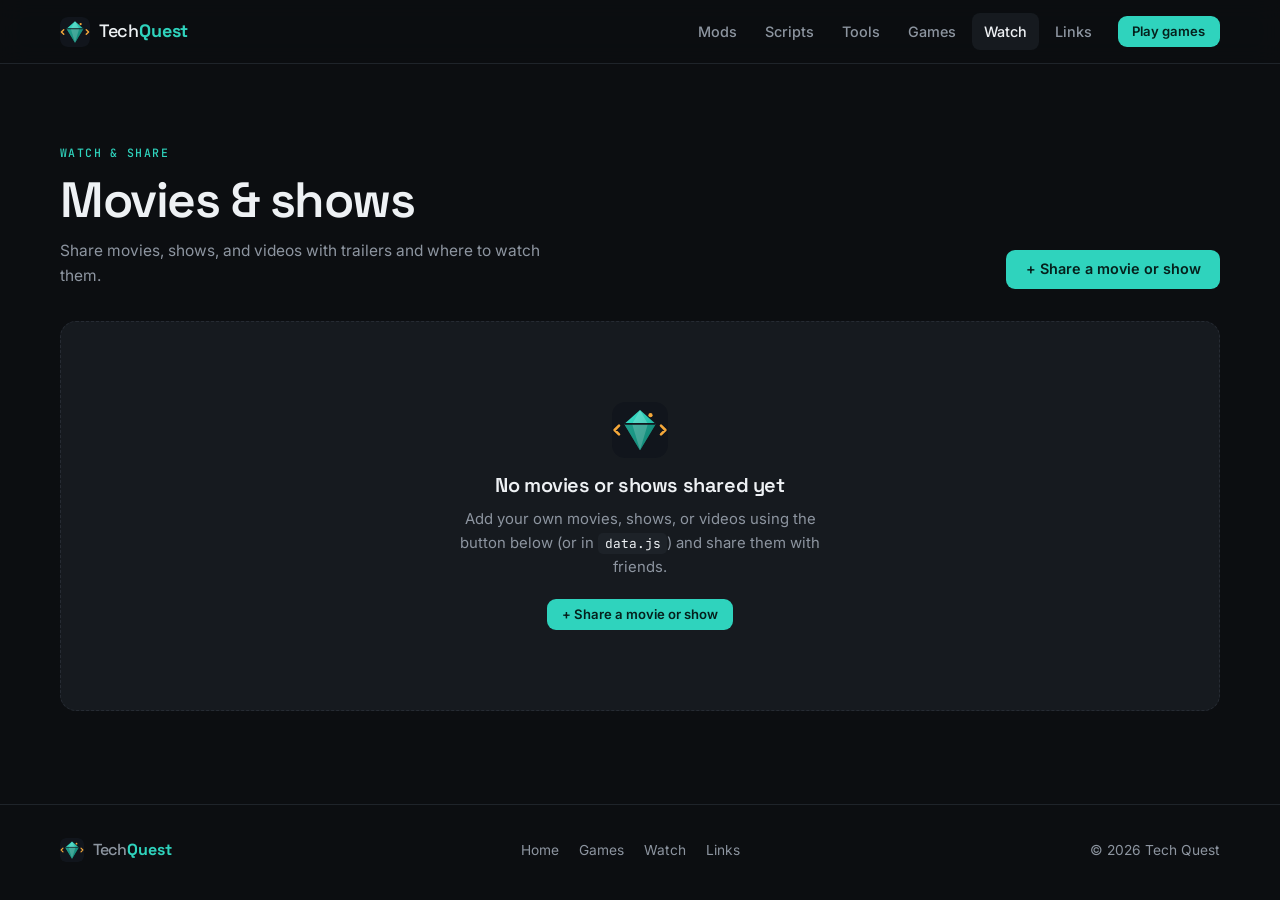
<file: watch.html>
<!DOCTYPE html>
<html lang="en">
<head>
  <meta charset="UTF-8" />
  <meta name="viewport" content="width=device-width, initial-scale=1.0" />
  <title>Watch: Movies &amp; Shows | Tech Quest</title>
  <meta name="description" content="Share and watch movies, shows, trailers, and videos on Tech Quest." />
  <link rel="icon" href="assets/logo.svg" type="image/svg+xml" />
  <link rel="preconnect" href="https://fonts.googleapis.com" />
  <link rel="preconnect" href="https://fonts.gstatic.com" crossorigin />
  <link href="https://fonts.googleapis.com/css2?family=Inter:wght@400;500;600&family=Space+Grotesk:wght@500;600;700&family=JetBrains+Mono:wght@400;500&display=swap" rel="stylesheet" />
  <link rel="stylesheet" href="styles.css" />
</head>
<body data-page="watch">
  <header class="site-header" id="site-header"></header>

  <main class="page-main">
    <section class="section">
      <div class="container">
        <div class="section-head" style="margin-bottom:2rem">
          <div class="page-head" style="margin-bottom:0">
            <p class="eyebrow">Watch &amp; Share</p>
            <h1>Movies &amp; shows</h1>
            <p class="muted">Share movies, shows, and videos with trailers and where to watch them.</p>
          </div>
          <button class="btn btn-accent" id="btn-add-watch" type="button">+ Share a movie or show</button>
        </div>

        <div class="filters" id="watch-filters">
          <div class="tabs" role="tablist" id="watch-tabs">
            <button role="tab" class="tab active" data-type="all" id="watch-tab-all">All</button>
            <button role="tab" class="tab" data-type="movie" id="watch-tab-movie">Movies</button>
            <button role="tab" class="tab" data-type="show" id="watch-tab-show">Shows</button>
            <button role="tab" class="tab" data-type="video" id="watch-tab-video">Our videos</button>
          </div>
          <div class="filter-right">
            <span class="section-note" id="watch-count" style="align-self:center"></span>
            <label for="watch-search" class="sr-only">Search</label>
            <input type="search" id="watch-search" class="input" placeholder="Search titles, genres…" autocomplete="off" />
          </div>
        </div>

        <div class="watch-grid" id="watch-grid" aria-live="polite"></div>
        <p class="empty" id="watch-empty" hidden>Nothing found. Try a different search.</p>

        <div class="empty-panel big" id="empty-watch" hidden>
          <img src="assets/logo.svg" alt="" width="56" height="56" />
          <h3>No movies or shows shared yet</h3>
          <p>Add your own movies, shows, or videos using the button below (or in <code>data.js</code>) and share them with friends.</p>
          <button class="btn btn-small btn-accent" id="btn-add-watch-empty" type="button">+ Share a movie or show</button>
        </div>
      </div>
    </section>
  </main>

  <footer class="site-footer" id="site-footer"></footer>

  <!-- Watch Player Modal -->
  <dialog class="modal watch-modal" id="watch-modal" aria-labelledby="watch-title">
    <div class="player" id="watch-player"></div>
    <div class="modal-inner">
      <div class="modal-head">
        <div><p class="eyebrow" id="watch-meta"></p><h3 id="watch-title"></h3></div>
        <button class="icon-btn" id="watch-close" aria-label="Close">✕</button>
      </div>
      <p class="modal-desc" id="watch-desc"></p>
      <ul class="tag-row" id="watch-tags"></ul>
      <p class="eyebrow" id="watch-where-label">Where to watch</p>
      <div class="where" id="watch-where"></div>
      <div class="modal-foot" style="margin-top:1.2rem">
        <div style="display:flex; gap:.5rem; align-items:center;">
          <span class="muted">Share this with friends</span>
          <button class="btn btn-small btn-ghost" id="watch-delete" type="button" hidden>Remove</button>
        </div>
        <button class="btn btn-small btn-accent" id="watch-share" type="button">Copy share link</button>
      </div>
    </div>
  </dialog>

  <!-- Add / Share Movie or Show Modal -->
  <dialog class="modal" id="add-watch-modal" aria-labelledby="add-watch-heading">
    <div class="modal-head">
      <div>
        <p class="eyebrow">Share on Tech Quest</p>
        <h3 id="add-watch-heading">Add a movie, show, or video</h3>
      </div>
      <button class="icon-btn" id="add-watch-close" type="button" aria-label="Close">✕</button>
    </div>
    <form id="add-watch-form" class="watch-form">
      <div class="form-row">
        <label class="form-field">
          <span>Title *</span>
          <input type="text" name="title" class="input" required placeholder="e.g. My Favorite Movie" />
        </label>
        <label class="form-field">
          <span>Type</span>
          <select name="type" class="input">
            <option value="movie">Movie</option>
            <option value="show">Show</option>
            <option value="video">Our video</option>
          </select>
        </label>
      </div>
      <div class="form-row">
        <label class="form-field">
          <span>Year (optional)</span>
          <input type="number" name="year" class="input" placeholder="2026" min="1900" max="2099" />
        </label>
        <label class="form-field">
          <span>Rating / Score out of 5 (optional)</span>
          <input type="number" name="score" class="input" placeholder="4.8" step="0.1" min="0" max="5" />
        </label>
      </div>
      <div class="form-row">
        <label class="form-field">
          <span>Genres (comma-separated, optional)</span>
          <input type="text" name="genre" class="input" placeholder="Sci-Fi, Action" />
        </label>
        <label class="form-field">
          <span>Poster image URL (optional)</span>
          <input type="url" name="poster" class="input" placeholder="https://…" />
        </label>
      </div>
      <label class="form-field">
        <span>YouTube Trailer URL / Video ID or .mp4 URL (optional)</span>
        <input type="text" name="trailer" class="input" placeholder="https://www.youtube.com/watch?v=…" />
      </label>
      <div class="form-row">
        <label class="form-field">
          <span>Where to watch name (optional)</span>
          <input type="text" name="whereName" class="input" placeholder="e.g. YouTube, Netflix" />
        </label>
        <label class="form-field">
          <span>Where to watch link (optional)</span>
          <input type="url" name="whereUrl" class="input" placeholder="https://…" />
        </label>
      </div>
      <label class="form-field">
        <span>Why watch it / Description (optional)</span>
        <textarea name="desc" class="input" rows="3" placeholder="What makes this movie, show, or video worth watching?"></textarea>
      </label>
      <div class="modal-foot" style="margin-top:.6rem">
        <button type="button" class="btn btn-small btn-ghost" id="add-watch-copy-code">Copy for data.js</button>
        <button type="submit" class="btn btn-small btn-accent">Save &amp; Share</button>
      </div>
    </form>
  </dialog>

  <div class="toast" id="toast" role="status" aria-live="polite"></div>
  <script src="data.js"></script>
  <script src="app.js"></script>
</body>
</html>
</file>
<file: styles.css>
/* ==========================================================
   Tech Quest — design system (v3, clean)
   ========================================================== */
:root {
  --bg: #0c0e11;
  --bg-2: #111418;
  --surface: #161a1f;
  --surface-2: #1d2228;
  --line: #262b33;
  --line-soft: #1f242a;
  --text: #eef1f4;
  --muted: #8d95a0;
  --muted-2: #6b727c;
  --teal: #2fd3bd;
  --teal-dim: #1d8f80;
  --amber: #f3a73b;
  --blue: #5aa9f0;
  --red: #f0645a;

  --radius: 14px;
  --radius-sm: 9px;
  --shadow: 0 1px 2px rgba(0, 0, 0, .3), 0 8px 24px -12px rgba(0, 0, 0, .55);
  --font: "Inter", system-ui, -apple-system, "Segoe UI", sans-serif;
  --display: "Space Grotesk", "Inter", system-ui, sans-serif;
  --mono: "JetBrains Mono", ui-monospace, monospace;
  --ease: cubic-bezier(.2, .7, .2, 1);
  --header-h: 64px;
}

*, *::before, *::after { box-sizing: border-box; }
html { scroll-behavior: smooth; scroll-padding-top: calc(var(--header-h) + 16px); }
body {
  margin: 0;
  font-family: var(--font);
  font-size: 15.5px;
  background: var(--bg);
  color: var(--text);
  line-height: 1.6;
  -webkit-font-smoothing: antialiased;
  text-rendering: optimizeLegibility;
}
a { color: inherit; text-decoration: none; }
img { max-width: 100%; display: block; }
h1, h2, h3, h4 { font-family: var(--display); line-height: 1.15; margin: 0; letter-spacing: -0.02em; font-weight: 600; }
p { margin: 0; }
button { font-family: inherit; }
[hidden] { display: none !important; }
:focus-visible { outline: 2px solid var(--teal); outline-offset: 2px; border-radius: 6px; }
.sr-only { position: absolute; width: 1px; height: 1px; overflow: hidden; clip: rect(0 0 0 0); white-space: nowrap; }
.muted { color: var(--muted); }
.mono { font-family: var(--mono); font-size: .78rem; }

.container { width: min(1160px, 100% - 2.5rem); margin-inline: auto; }

.eyebrow {
  font-family: var(--mono);
  font-size: .72rem;
  font-weight: 500;
  letter-spacing: .12em;
  text-transform: uppercase;
  color: var(--teal);
  margin-bottom: .55rem;
}

/* ---------- Buttons & inputs ---------- */
.btn {
  display: inline-flex; align-items: center; justify-content: center; gap: .45rem;
  padding: .72rem 1.15rem;
  border: 1px solid transparent; border-radius: var(--radius-sm);
  background: var(--text); color: #0c0e11;
  font: 600 .9rem/1 var(--font);
  cursor: pointer; white-space: nowrap;
  transition: transform .18s var(--ease), background .18s, border-color .18s, color .18s;
}
.btn:hover { transform: translateY(-1px); background: #fff; }
.btn:active { transform: translateY(0); }
.btn:disabled { opacity: .45; cursor: not-allowed; transform: none; }
.btn-accent { background: var(--teal); color: #05201c; }
.btn-accent:hover { background: #4be0cc; }
.btn-small { padding: .5rem .85rem; font-size: .82rem; }
.btn-ghost { background: transparent; color: var(--text); border-color: var(--line); }
.btn-ghost:hover { background: var(--surface); border-color: #343a43; }

.input, .select select {
  background: var(--surface);
  border: 1px solid var(--line);
  color: var(--text);
  font: 500 .88rem var(--font);
  padding: .62rem .85rem;
  border-radius: var(--radius-sm);
  outline: none;
  transition: border-color .18s, background .18s;
}
.input::placeholder { color: var(--muted-2); }
.input:focus, .select select:focus { border-color: #3a414b; background: var(--surface-2); }
.select { position: relative; display: inline-block; }
.select select { appearance: none; padding-right: 2.1rem; cursor: pointer; }
.select::after {
  content: ""; position: absolute; right: .85rem; top: 50%;
  width: 6px; height: 6px; border: solid var(--muted); border-width: 0 1.5px 1.5px 0;
  transform: translateY(-70%) rotate(45deg); pointer-events: none;
}

/* ---------- Header ---------- */
.site-header {
  position: sticky; top: 0; z-index: 50;
  height: var(--header-h);
  background: rgba(12, 14, 17, .82);
  backdrop-filter: saturate(140%) blur(12px);
  -webkit-backdrop-filter: saturate(140%) blur(12px);
  border-bottom: 1px solid var(--line-soft);
}
.nav-wrap { display: flex; align-items: center; justify-content: space-between; height: 100%; gap: 1rem; }
.logo { display: inline-flex; align-items: center; gap: .55rem; font-family: var(--display); font-size: 1.12rem; font-weight: 500; letter-spacing: -0.01em; }
.logo b { color: var(--teal); font-weight: 700; }
.logo-mark { width: 30px; height: 30px; border-radius: 8px; transition: transform .35s var(--ease); }
.logo:hover .logo-mark { transform: rotate(-8deg) scale(1.06); }

.main-nav { display: flex; align-items: center; gap: .25rem; }
.main-nav a:not(.btn) {
  color: var(--muted); font-weight: 500; font-size: .9rem;
  padding: .45rem .75rem; border-radius: 8px;
  transition: color .18s, background .18s;
}
.main-nav a:not(.btn):hover { color: var(--text); background: var(--surface); }
.main-nav a[aria-current="page"] { color: var(--text); background: var(--surface); }
.main-nav .btn { margin-left: .6rem; }

.menu-toggle { display: none; background: none; border: 0; width: 40px; height: 40px; cursor: pointer; position: relative; border-radius: 8px; }
.menu-toggle span { position: absolute; left: 10px; right: 10px; height: 1.5px; background: var(--text); transition: transform .25s var(--ease); }
.menu-toggle span:first-child { top: 16px; }
.menu-toggle span:last-child { top: 23px; }
.menu-toggle[aria-expanded="true"] span:first-child { transform: translateY(3.5px) rotate(45deg); }
.menu-toggle[aria-expanded="true"] span:last-child { transform: translateY(-3.5px) rotate(-45deg); }

/* ---------- Hero ---------- */
.hero { padding: clamp(3.5rem, 8vw, 6rem) 0 clamp(3rem, 6vw, 4.5rem); border-bottom: 1px solid var(--line-soft); }
.hero-grid { display: grid; grid-template-columns: 1.15fr .85fr; gap: clamp(2rem, 5vw, 4rem); align-items: center; }
.hero h1 {
  font-size: clamp(2.4rem, 5.2vw, 3.9rem);
  letter-spacing: -0.035em;
  line-height: 1.04;
  max-width: 14ch;
  animation: rise .7s var(--ease) both;
}
.hero-sub { color: var(--muted); font-size: clamp(1rem, 1.4vw, 1.12rem); max-width: 46ch; margin-top: 1.1rem; animation: rise .7s .08s var(--ease) both; }
@keyframes rise { from { opacity: 0; transform: translateY(12px); } to { opacity: 1; transform: none; } }

.hero-search {
  margin-top: 2rem; display: flex; align-items: center; gap: .5rem;
  max-width: 520px; padding: .38rem .38rem .38rem .95rem;
  background: var(--surface);
  border: 1px solid var(--line); border-radius: 12px;
  transition: border-color .18s;
  animation: rise .7s .16s var(--ease) both;
}
.hero-search:focus-within { border-color: #3a414b; }
.hero-search svg { width: 18px; height: 18px; fill: none; stroke: var(--muted); stroke-width: 2; flex-shrink: 0; }
.hero-search input { flex: 1; min-width: 0; background: none; border: 0; outline: none; color: var(--text); font: 500 .95rem var(--font); }
.hero-search input::placeholder { color: var(--muted-2); }

.stats { display: flex; gap: clamp(1.5rem, 4vw, 2.75rem); margin: 2.4rem 0 0; animation: rise .7s .24s var(--ease) both; }
.stats div { display: flex; flex-direction: column-reverse; }
.stats dt { font-family: var(--display); font-size: 1.6rem; font-weight: 600; letter-spacing: -0.02em; font-variant-numeric: tabular-nums; }
.stats dd { margin: 0; color: var(--muted); font-size: .8rem; }

/* Featured card in hero */
.featured {
  display: block; border-radius: 18px; overflow: hidden;
  background: var(--surface); border: 1px solid var(--line);
  box-shadow: var(--shadow);
  transition: transform .25s var(--ease), border-color .25s;
  animation: rise .8s .12s var(--ease) both;
}
.featured:hover { transform: translateY(-3px); border-color: #343a43; }
.featured-art { aspect-ratio: 16 / 10; overflow: hidden; background: var(--bg-2); }
.featured-art img { width: 100%; height: 100%; object-fit: cover; transition: transform .6s var(--ease); }
.featured:hover .featured-art img { transform: scale(1.03); }
.featured-body { padding: 1.1rem 1.25rem 1.25rem; display: flex; align-items: center; justify-content: space-between; gap: 1rem; }
.featured-body h3 { font-size: 1.15rem; margin-top: .2rem; }
.featured-body .eyebrow { margin: 0; }

/* ---------- Sections ---------- */
.section { padding: clamp(3.25rem, 7vw, 5rem) 0; }
.section + .section { border-top: 1px solid var(--line-soft); }
.section-alt { background: var(--bg-2); }
.section-head { display: flex; align-items: end; justify-content: space-between; gap: 1rem; margin-bottom: 1.75rem; flex-wrap: wrap; }
.section-head h2 { font-size: clamp(1.6rem, 3vw, 2.15rem); }
.section-head .muted { margin-top: .35rem; max-width: 52ch; }
.section-note { color: var(--muted); font-size: .85rem; }
.link-more { color: var(--muted); font-weight: 500; font-size: .9rem; transition: color .18s; }
.link-more:hover { color: var(--text); }

/* Explore row */
.explore { display: grid; grid-template-columns: repeat(auto-fit, minmax(min(100%, 170px), 1fr)); gap: .75rem; }
.explore a {
  display: flex; flex-direction: column; gap: .25rem;
  padding: 1rem 1.1rem; border-radius: 12px;
  background: var(--surface); border: 1px solid var(--line-soft);
  transition: border-color .18s, background .18s, transform .18s var(--ease);
}
.explore a:hover { border-color: var(--line); background: var(--surface-2); transform: translateY(-2px); }
.explore b { font-family: var(--display); font-weight: 600; font-size: 1.02rem; }
.explore span { color: var(--muted); font-size: .82rem; }

/* ---------- Filters ---------- */
.filters { display: flex; flex-wrap: wrap; justify-content: space-between; gap: .9rem; margin-bottom: 1.5rem; }
.tabs { display: inline-flex; padding: 3px; background: var(--surface); border-radius: 10px; border: 1px solid var(--line-soft); }
.tab {
  background: none; border: 0; color: var(--muted); cursor: pointer;
  font: 500 .86rem var(--font); padding: .48rem .95rem; border-radius: 7px;
  transition: background .18s, color .18s;
}
.tab:hover { color: var(--text); }
.tab.active { background: var(--surface-2); color: var(--text); box-shadow: 0 1px 2px rgba(0,0,0,.35); }
.filter-right { display: flex; flex-wrap: wrap; gap: .55rem; }
.filter-right .input { width: 190px; }

/* ---------- Library cards ---------- */
.grid { display: grid; grid-template-columns: repeat(auto-fill, minmax(min(100%, 265px), 1fr)); gap: 1rem; }
.card {
  position: relative; display: flex; flex-direction: column;
  padding: 1.2rem;
  background: var(--surface);
  border: 1px solid var(--line-soft);
  border-radius: var(--radius);
  cursor: pointer; text-align: left; color: inherit; font: inherit;
  transition: transform .22s var(--ease), border-color .22s, background .22s;
  animation: rise .45s var(--ease) both;
}
.card:hover { transform: translateY(-3px); border-color: var(--line); background: var(--surface-2); }
.card-top { display: flex; align-items: center; justify-content: space-between; margin-bottom: .9rem; gap: .5rem; }
.type-chip, .status {
  font-family: var(--mono); font-size: .68rem; letter-spacing: .08em; text-transform: uppercase;
  padding: .26rem .5rem; border-radius: 6px; background: var(--surface-2); color: var(--muted);
}
.type-chip.mod { color: var(--teal); background: rgba(47, 211, 189, .09); }
.type-chip.script { color: var(--amber); background: rgba(243, 167, 59, .09); }
.type-chip.tool { color: var(--blue); background: rgba(90, 169, 240, .09); }
.badge-new { font-family: var(--mono); font-size: .66rem; color: #1b1203; background: var(--amber); padding: .18rem .42rem; border-radius: 5px; font-weight: 600; }
.card h3 { font-size: 1.08rem; margin-bottom: .3rem; }
.card .game { color: var(--muted); font-size: .83rem; margin-bottom: .7rem; }
.card p.desc { color: #b4bac3; font-size: .9rem; flex: 1; }
.card-foot { display: flex; justify-content: space-between; align-items: center; margin-top: 1.1rem; padding-top: .9rem; border-top: 1px solid var(--line-soft); font-family: var(--mono); font-size: .75rem; color: var(--muted); }
.card-foot .arrow { color: var(--muted); transition: transform .22s var(--ease), color .22s; }
.card:hover .card-foot .arrow { transform: translateX(3px); color: var(--text); }
.empty { text-align: center; color: var(--muted); padding: 3rem 0; }

/* Empty / coming-soon panel */
.empty-panel {
  display: flex; flex-direction: column; align-items: center; text-align: center; gap: .7rem;
  padding: clamp(2.5rem, 6vw, 3.75rem) 1.5rem;
  border-radius: 16px;
  background: var(--surface);
  border: 1px dashed var(--line);
  animation: rise .5s var(--ease) both;
}
.empty-panel img { border-radius: 12px; margin-bottom: .3rem; }
.empty-panel h3 { font-size: 1.25rem; }
.empty-panel p { color: var(--muted); max-width: 44ch; font-size: .93rem; }
.empty-panel .btn { margin-top: .5rem; }
.empty-panel code { font-family: var(--mono); font-size: .8rem; color: var(--text); background: var(--surface-2); padding: .1rem .4rem; border-radius: 5px; }
.empty-panel.big { padding-block: clamp(3.5rem, 8vw, 5rem); }

/* ---------- Guides & roadmap ---------- */
.guides { display: grid; grid-template-columns: repeat(auto-fit, minmax(min(100%, 320px), 1fr)); gap: 1px; background: var(--line-soft); border-radius: var(--radius); overflow: hidden; border: 1px solid var(--line-soft); }
.guide { background: var(--bg); padding: 1.5rem; display: flex; gap: 1rem; transition: background .18s; }
.guide:hover { background: var(--surface); }
.guide .num { font-family: var(--mono); color: var(--teal); font-size: .82rem; padding-top: .15rem; }
.guide h3 { font-size: 1.02rem; margin-bottom: .3rem; }
.guide p { color: var(--muted); font-size: .9rem; }
.guide .meta { margin-top: .6rem; font-family: var(--mono); font-size: .72rem; color: var(--muted-2); }

.roadmap { list-style: none; margin: 0; padding: 0; display: grid; grid-template-columns: repeat(auto-fit, minmax(min(100%, 240px), 1fr)); gap: 1rem; }
.roadmap li { padding: 1.3rem; border-radius: var(--radius); background: var(--surface); border: 1px solid var(--line-soft); }
.roadmap .when { font-family: var(--mono); font-size: .72rem; color: var(--amber); letter-spacing: .06em; text-transform: uppercase; }
.roadmap h3 { font-size: 1.05rem; margin: .45rem 0 .35rem; }
.roadmap p { color: var(--muted); font-size: .9rem; }
.progress { margin-top: 1rem; height: 4px; background: var(--surface-2); border-radius: 4px; overflow: hidden; }
.progress span { display: block; height: 100%; background: var(--teal); border-radius: 4px; width: 0; transition: width 1.2s var(--ease); }

/* ---------- Games ---------- */
.game-grid { display: grid; grid-template-columns: repeat(auto-fill, minmax(min(100%, 340px), 1fr)); gap: 1.25rem; }
.game-card {
  display: flex; flex-direction: column;
  border-radius: 16px; overflow: hidden;
  background: var(--surface); border: 1px solid var(--line-soft);
  transition: transform .25s var(--ease), border-color .25s;
  animation: rise .5s var(--ease) both;
}
.game-card:hover { transform: translateY(-3px); border-color: var(--line); }
.game-art { aspect-ratio: 16 / 9; background: var(--bg-2); display: grid; place-items: center; overflow: hidden; }
.game-art img { width: 100%; height: 100%; object-fit: cover; transition: transform .6s var(--ease); }
.game-card:hover .game-art img { transform: scale(1.03); }
.game-art img.game-art-logo { width: 60px; height: 60px; opacity: .5; border-radius: 12px; }
.game-body { padding: 1.3rem; display: flex; flex-direction: column; gap: .55rem; align-items: flex-start; flex: 1; }
.game-body .card-top { width: 100%; margin-bottom: .1rem; }
.game-body h3 { font-size: 1.28rem; }
.game-body .desc { color: #b4bac3; font-size: .93rem; }
.game-details { list-style: none; margin: .3rem 0 .4rem; padding: .85rem 0 0; border-top: 1px solid var(--line-soft); display: flex; flex-direction: column; gap: .55rem; width: 100%; font-size: .87rem; color: var(--muted); }
.game-details b { color: var(--text); font-weight: 600; }
.game-body .btn { margin-top: auto; }
.status { color: var(--amber); background: rgba(243, 167, 59, .09); }
.status.in-development { color: var(--blue); background: rgba(90, 169, 240, .09); }
.status.released { color: var(--teal); background: rgba(47, 211, 189, .09); }

/* ---------- Watch ---------- */
.watch-grid { display: grid; grid-template-columns: repeat(auto-fill, minmax(min(100%, 180px), 1fr)); gap: 1.1rem; }
.watch-card {
  display: flex; flex-direction: column; align-items: stretch; gap: .6rem; width: 100%;
  background: none; border: 0; padding: 0; text-align: left; color: inherit; font: inherit; cursor: pointer;
  animation: rise .45s var(--ease) both;
}
.poster {
  position: relative; width: 100%; aspect-ratio: 2 / 3; border-radius: 12px; overflow: hidden;
  background: var(--surface); border: 1px solid var(--line-soft);
  transition: transform .25s var(--ease), border-color .25s;
}
.watch-card:hover .poster { transform: translateY(-3px); border-color: var(--line); }
.poster img { width: 100%; height: 100%; object-fit: cover; }
.poster-fallback {
  position: absolute; inset: 0; display: flex; flex-direction: column; justify-content: flex-end;
  padding: 1rem; font-family: var(--display); font-weight: 600; font-size: 1.15rem; line-height: 1.15; letter-spacing: -0.01em;
}
.poster-fallback small { font-family: var(--mono); font-size: .66rem; font-weight: 500; letter-spacing: .1em; text-transform: uppercase; opacity: .75; margin-bottom: .35rem; }
.poster .play {
  position: absolute; inset: auto .6rem .6rem auto; width: 34px; height: 34px; border-radius: 50%;
  display: grid; place-items: center; background: rgba(12, 14, 17, .75); backdrop-filter: blur(6px);
  opacity: 0; transform: translateY(4px); transition: opacity .2s, transform .2s var(--ease);
}
.poster .play svg { width: 13px; height: 13px; fill: var(--text); margin-left: 2px; }
.watch-card:hover .play { opacity: 1; transform: none; }
.watch-meta h3 { font-size: .98rem; font-weight: 600; }
.watch-meta p { color: var(--muted); font-size: .8rem; margin-top: .1rem; }
.score { color: var(--amber); }

.watch-modal { width: min(820px, 100% - 2rem); padding: 0; overflow: hidden; }
.watch-modal .player { aspect-ratio: 16 / 9; background: #000; }
.watch-modal .player iframe, .watch-modal .player video { width: 100%; height: 100%; border: 0; display: block; }
.watch-modal .player .no-trailer { height: 100%; display: grid; place-items: center; color: var(--muted); font-size: .9rem; }
.watch-modal .modal-inner { padding: 1.5rem 1.6rem 1.6rem; }
.where { display: flex; flex-wrap: wrap; gap: .5rem; margin-top: 1rem; }
.watch-form { display: flex; flex-direction: column; gap: .85rem; margin-top: 1rem; }
.form-row { display: grid; grid-template-columns: repeat(auto-fit, minmax(200px, 1fr)); gap: .85rem; }
.form-field { display: flex; flex-direction: column; gap: .35rem; font-size: .82rem; color: var(--muted); }
.form-field .input { width: 100%; }
textarea.input { resize: vertical; min-height: 76px; font-family: inherit; }

/* ---------- Links page ---------- */
.links-page { max-width: 560px; padding: clamp(3rem, 8vw, 5rem) 0; display: flex; flex-direction: column; align-items: center; text-align: center; }
.links-avatar { border-radius: 20px; margin-bottom: 1.1rem; box-shadow: var(--shadow); }
.links-page h1 { font-size: 1.9rem; }
.links-page > .muted { font-size: .9rem; margin-top: .35rem; }
.link-list { width: 100%; margin-top: 2rem; display: flex; flex-direction: column; gap: .6rem; }
.link-cat { font-family: var(--mono); font-size: .7rem; font-weight: 500; letter-spacing: .12em; text-transform: uppercase; color: var(--muted); text-align: left; margin: 1.2rem 0 .1rem; }
.link-cat:first-child { margin-top: 0; }
.link-item {
  display: flex; align-items: center; gap: .95rem; text-align: left;
  padding: .95rem 1.1rem; border-radius: 12px;
  background: var(--surface); border: 1px solid var(--line-soft);
  transition: transform .18s var(--ease), border-color .18s, background .18s;
  animation: rise .45s var(--ease) both;
}
.link-item:hover { transform: translateY(-2px); border-color: var(--line); background: var(--surface-2); }
.link-item img { border-radius: 7px; flex-shrink: 0; }
.link-text { flex: 1; display: flex; flex-direction: column; min-width: 0; }
.link-text b { font-weight: 600; }
.link-text small { color: var(--muted); font-size: .84rem; }
.link-item .arrow { color: var(--muted); transition: transform .18s var(--ease), color .18s; }
.link-item:hover .arrow { color: var(--text); transform: translate(2px, -2px); }
.links-page .empty-panel { width: 100%; margin-top: 2rem; }

/* ---------- Sub-pages ---------- */
.page-main { min-height: calc(100vh - var(--header-h) - 96px); }
.page-head { max-width: 640px; margin-bottom: 2.25rem; }
.page-head h1 { font-size: clamp(2.1rem, 4.6vw, 3.1rem); letter-spacing: -0.03em; margin-bottom: .7rem; }

/* ---------- Footer ---------- */
.site-footer { border-top: 1px solid var(--line-soft); padding: 2rem 0; }
.footer-inner { display: flex; flex-wrap: wrap; align-items: center; justify-content: space-between; gap: 1rem; color: var(--muted); font-size: .86rem; }
.footer-inner .logo { font-size: 1rem; }
.footer-inner .logo-mark { width: 24px; height: 24px; border-radius: 6px; }
.footer-nav { display: flex; flex-wrap: wrap; gap: 1.25rem; }
.footer-nav a:hover { color: var(--text); }

/* ---------- Modal ---------- */
.modal {
  width: min(660px, 100% - 2rem); max-height: 90vh;
  padding: 1.6rem; border: 1px solid var(--line); border-radius: 16px;
  background: var(--bg-2); color: var(--text);
  box-shadow: 0 30px 70px -20px rgba(0, 0, 0, .8);
}
.modal[open] { animation: pop .25s var(--ease); }
.modal::backdrop { background: rgba(5, 6, 8, .72); backdrop-filter: blur(3px); }
@keyframes pop { from { opacity: 0; transform: translateY(10px) scale(.985); } to { opacity: 1; transform: none; } }
.modal-head { display: flex; justify-content: space-between; gap: 1rem; align-items: start; }
.modal-head h3 { font-size: 1.5rem; }
.icon-btn { background: var(--surface-2); color: var(--muted); border: 0; width: 34px; height: 34px; border-radius: 8px; cursor: pointer; font-size: .95rem; flex-shrink: 0; transition: color .18s, background .18s; }
.icon-btn:hover { color: var(--text); background: #262c33; }
.modal-desc { color: #b9bfc8; margin: .9rem 0; }
.tag-row { list-style: none; padding: 0; margin: 0 0 1.1rem; display: flex; flex-wrap: wrap; gap: .4rem; }
.tag-row li { font-size: .76rem; color: var(--muted); background: var(--surface); border: 1px solid var(--line-soft); padding: .22rem .55rem; border-radius: 6px; }
.code-wrap { border-radius: 12px; overflow: hidden; background: #08090b; border: 1px solid var(--line-soft); margin-bottom: 1.1rem; }
.code-bar { display: flex; justify-content: space-between; align-items: center; padding: .45rem .45rem .45rem .95rem; background: var(--surface); font-family: var(--mono); font-size: .75rem; color: var(--muted); }
.code-wrap pre { margin: 0; padding: 1rem; overflow: auto; max-height: 300px; }
.code-wrap code { font-family: var(--mono); font-size: .8rem; line-height: 1.7; color: #d5dae1; }
.modal-foot { display: flex; justify-content: space-between; align-items: center; gap: 1rem; padding-top: 1rem; border-top: 1px solid var(--line); font-size: .82rem; }

/* ---------- Toast ---------- */
.toast {
  position: fixed; left: 50%; bottom: 1.5rem; z-index: 200;
  transform: translate(-50%, 150%);
  background: var(--text); color: #0c0e11;
  padding: .7rem 1.1rem; border-radius: 10px; font-weight: 500; font-size: .9rem;
  box-shadow: 0 16px 40px -12px rgba(0, 0, 0, .8);
  opacity: 0; visibility: hidden;
  transition: transform .3s var(--ease), opacity .3s, visibility .3s;
}
.toast.show { transform: translate(-50%, 0); opacity: 1; visibility: visible; }

/* ---------- Responsive ---------- */
@media (max-width: 900px) {
  .hero-grid { grid-template-columns: 1fr; }
  .featured { max-width: 560px; }
}
@media (max-width: 820px) {
  .menu-toggle { display: block; }
  .main-nav {
    position: absolute; top: var(--header-h); left: 0; right: 0;
    flex-direction: column; align-items: stretch; gap: .15rem;
    padding: .6rem 1.25rem 1.25rem;
    background: rgba(12, 14, 17, .98); border-bottom: 1px solid var(--line);
    transform: translateY(-6px); opacity: 0; pointer-events: none;
    transition: opacity .2s, transform .2s var(--ease);
  }
  .main-nav.open { opacity: 1; transform: none; pointer-events: auto; }
  .main-nav a:not(.btn) { padding: .8rem .75rem; }
  .main-nav .btn { margin: .6rem 0 0; }
  .filter-right { width: 100%; }
  .filter-right .input { flex: 1; width: auto; }
  .footer-inner { justify-content: center; text-align: center; }
}
@media (max-width: 520px) {
  .stats { display: grid; grid-template-columns: repeat(2, 1fr); gap: 1.1rem; }
  .hero-search .btn { padding: .65rem .85rem; }
  .tabs { width: 100%; overflow-x: auto; }
  .tab { flex: 1; padding-inline: .5rem; }
  .watch-grid { grid-template-columns: repeat(2, 1fr); gap: .85rem; }
}
@media (prefers-reduced-motion: reduce) {
  *, *::before, *::after { animation: none !important; transition: none !important; }
}
</file>
